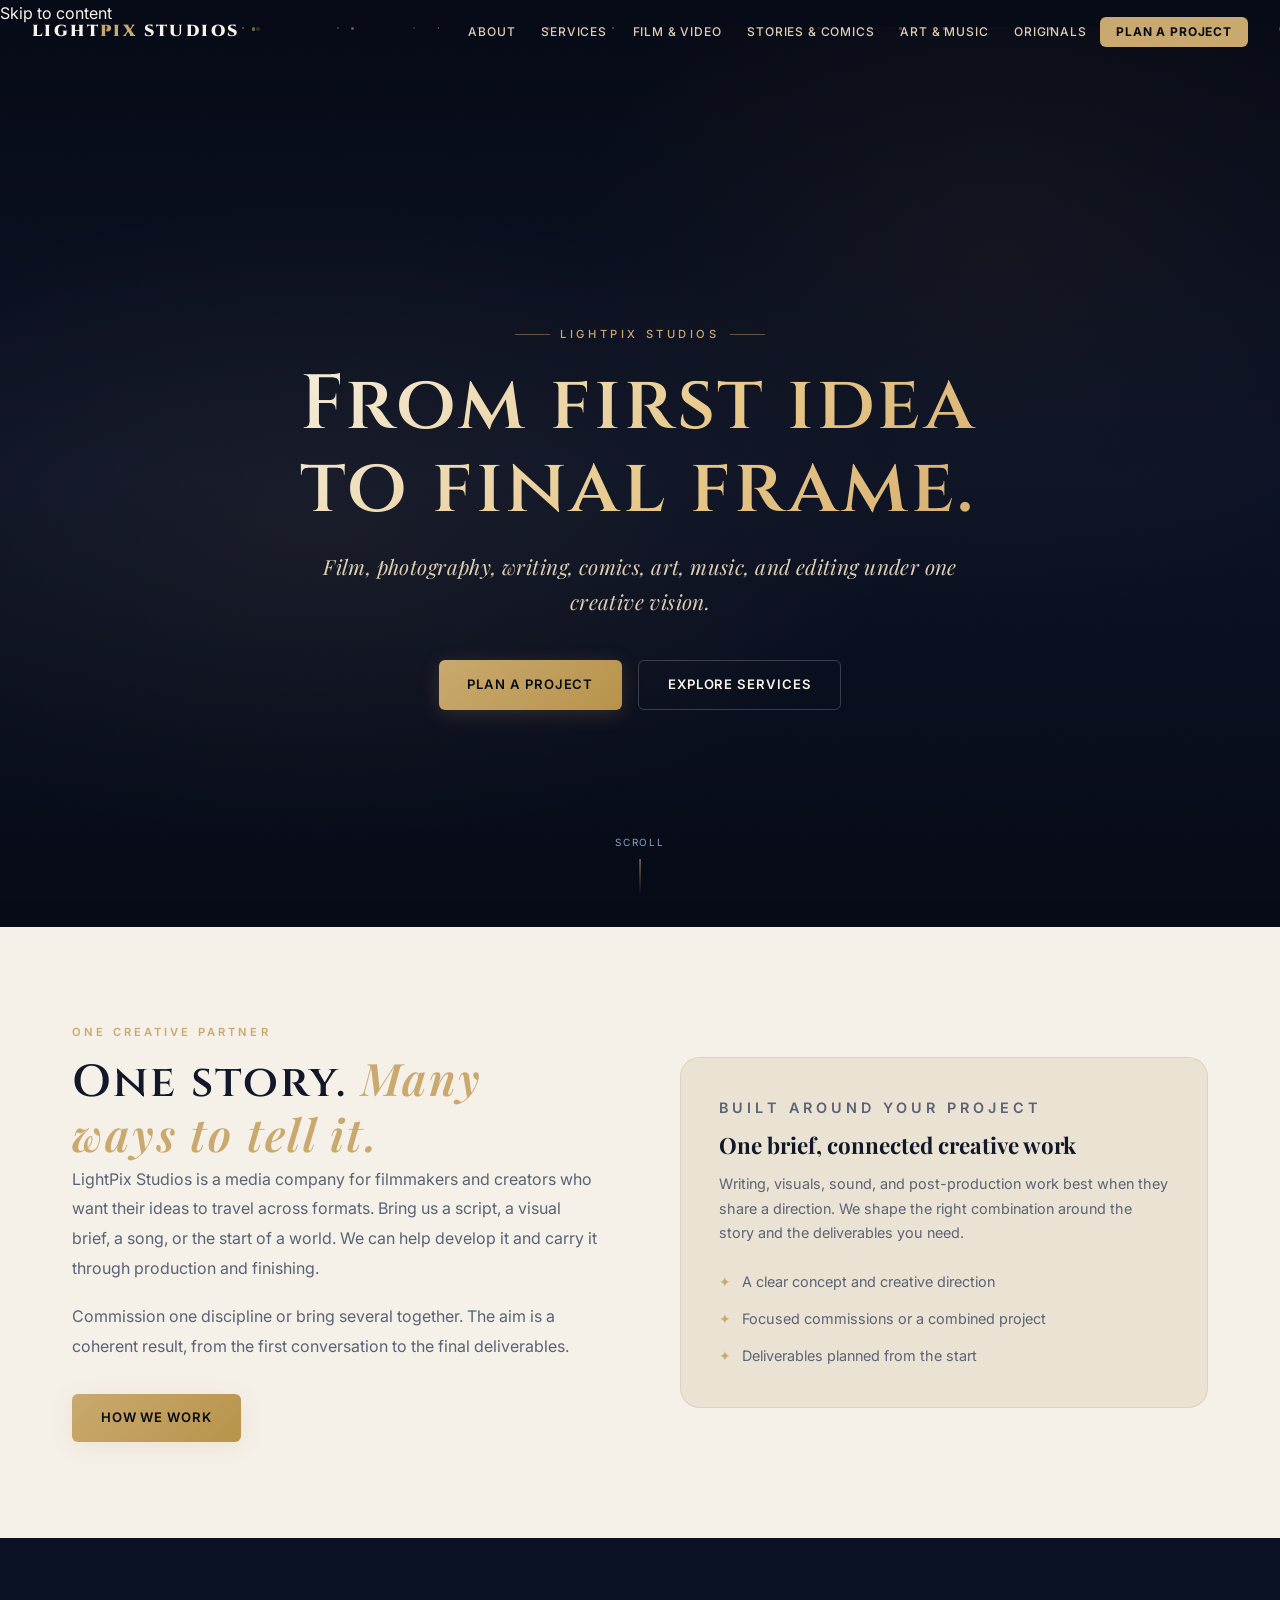
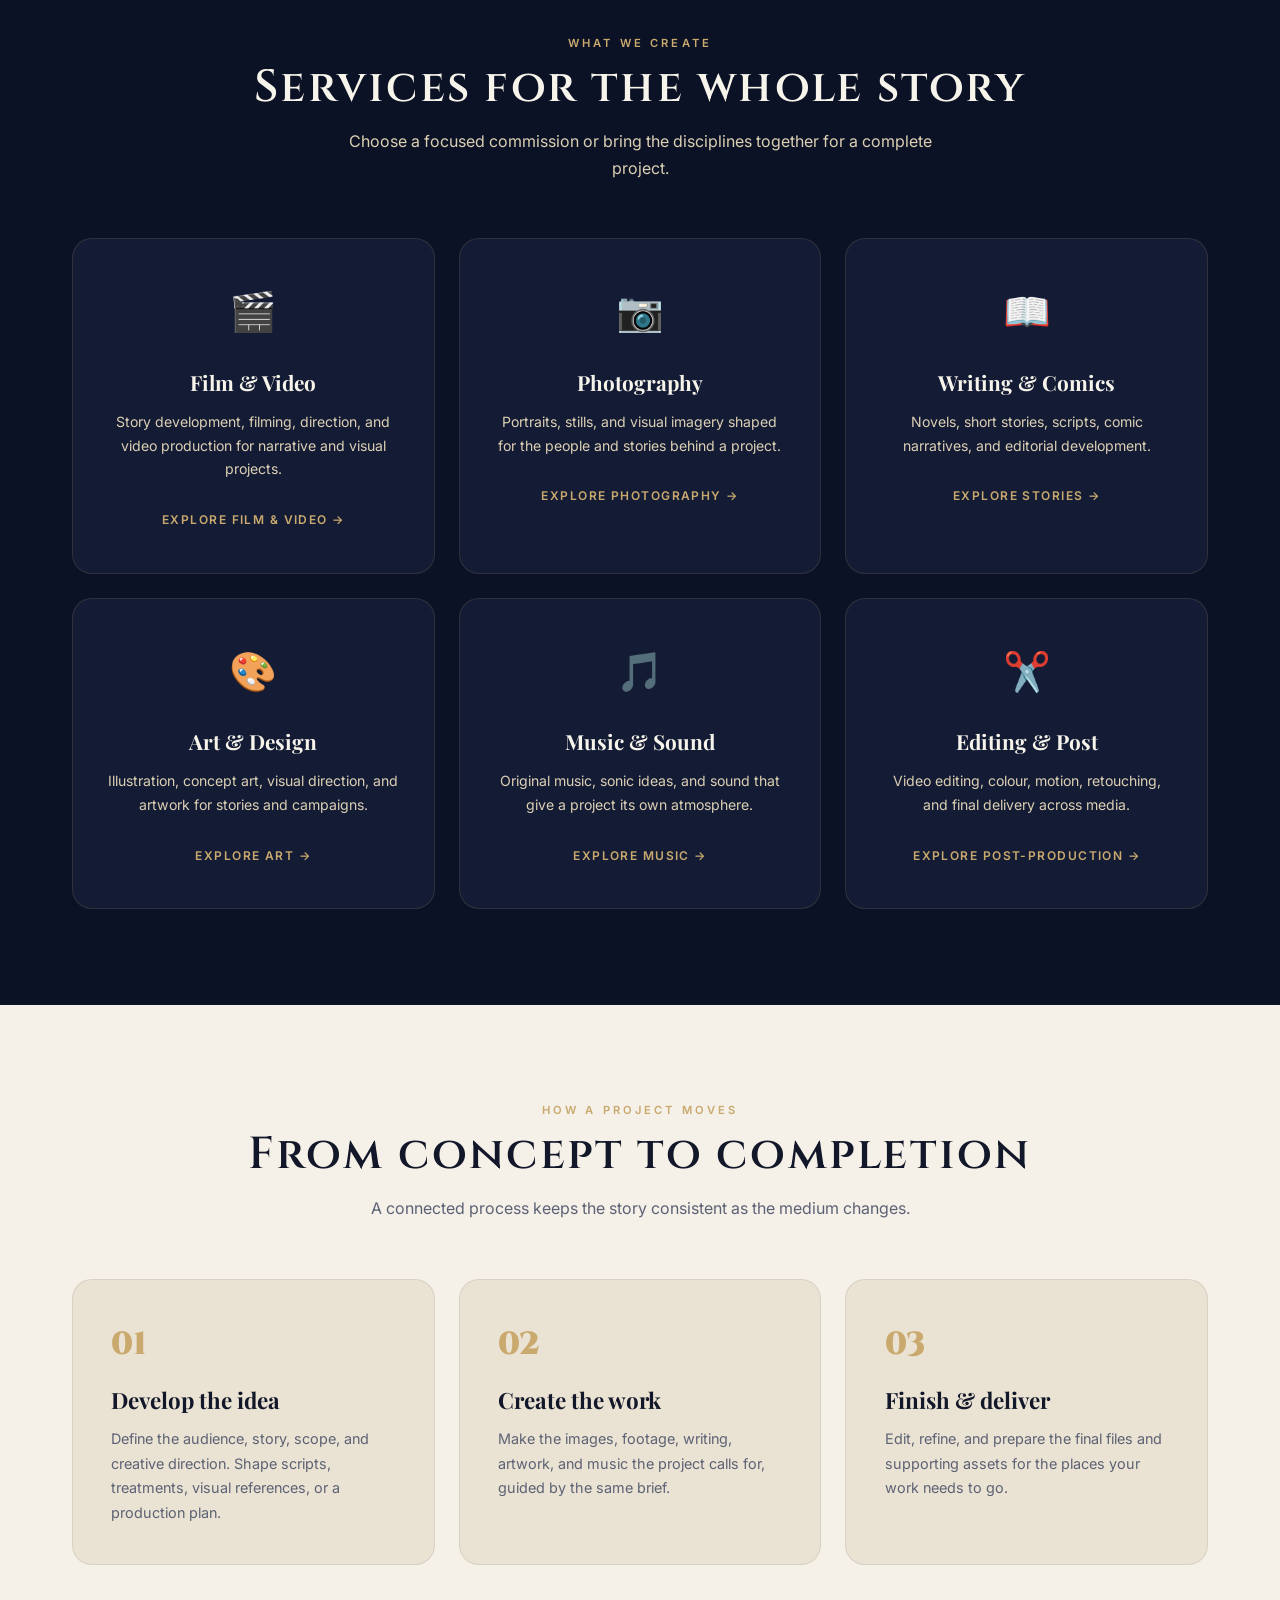
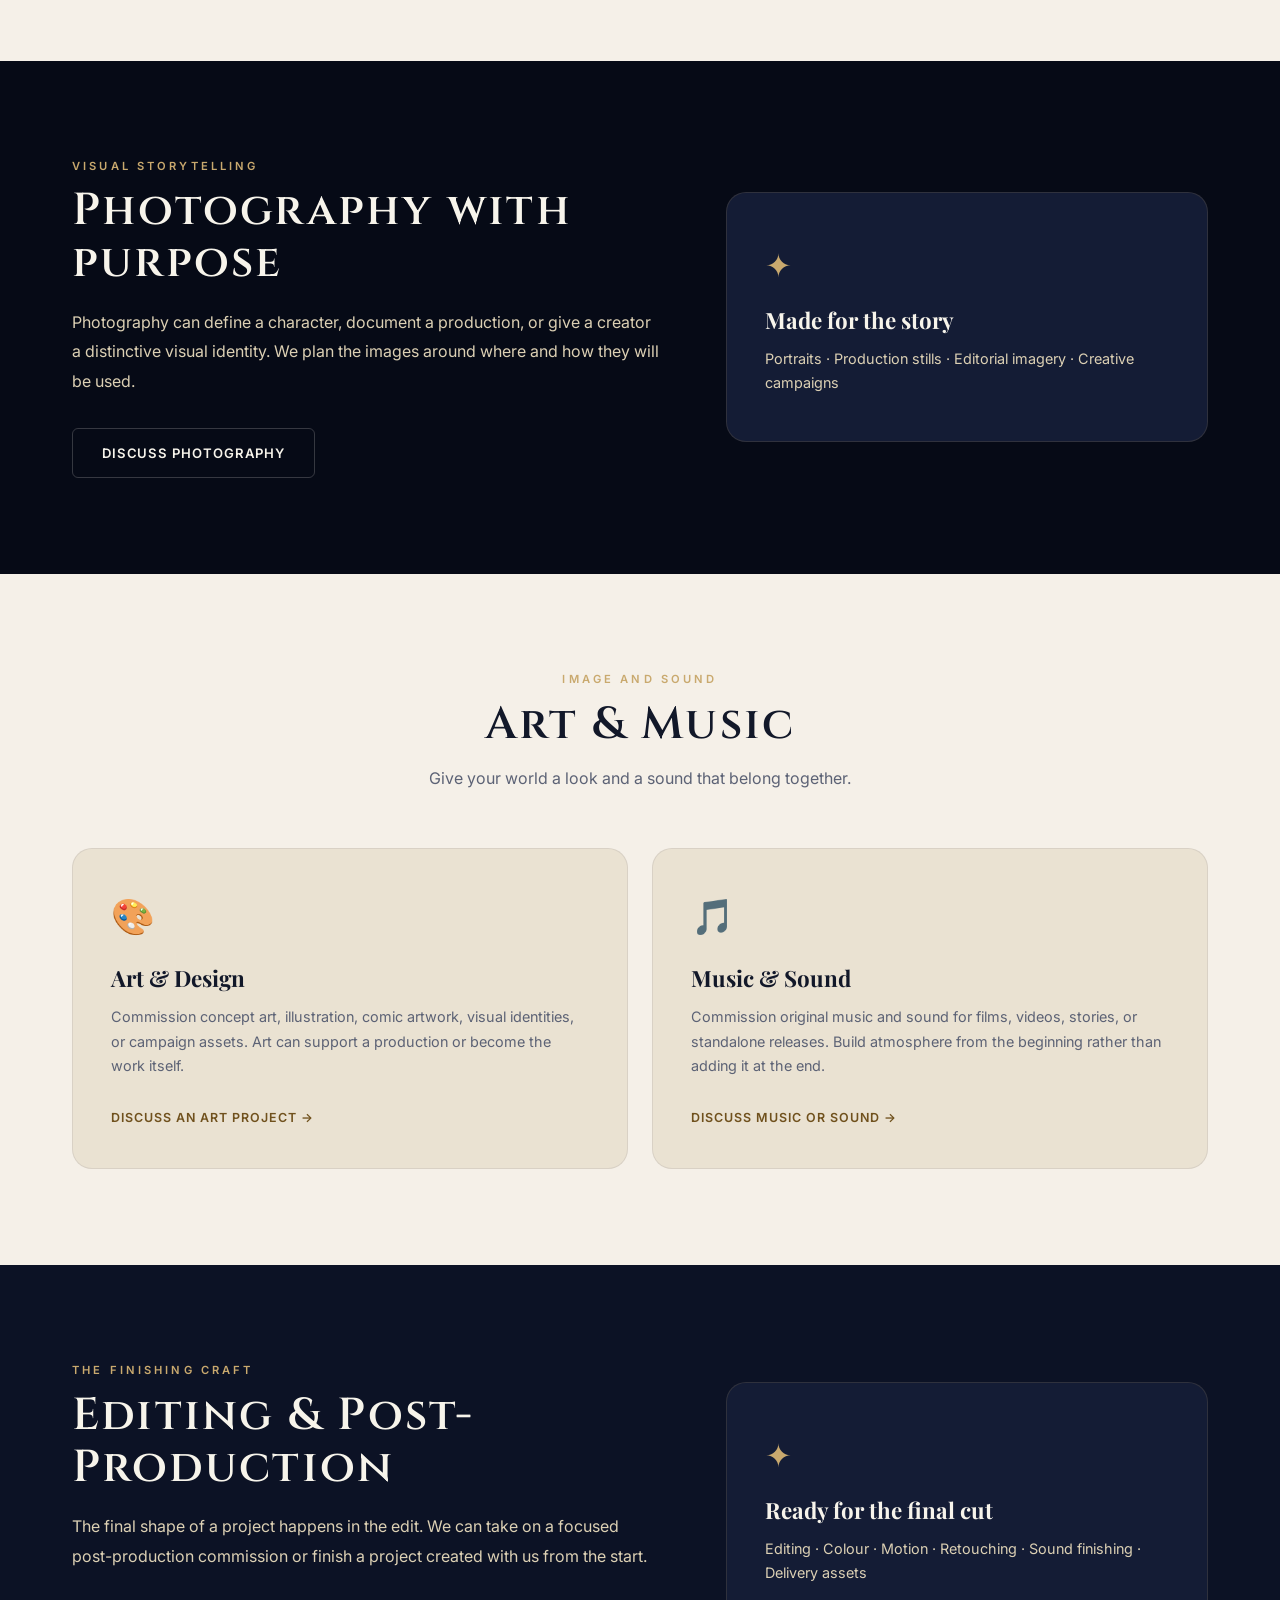
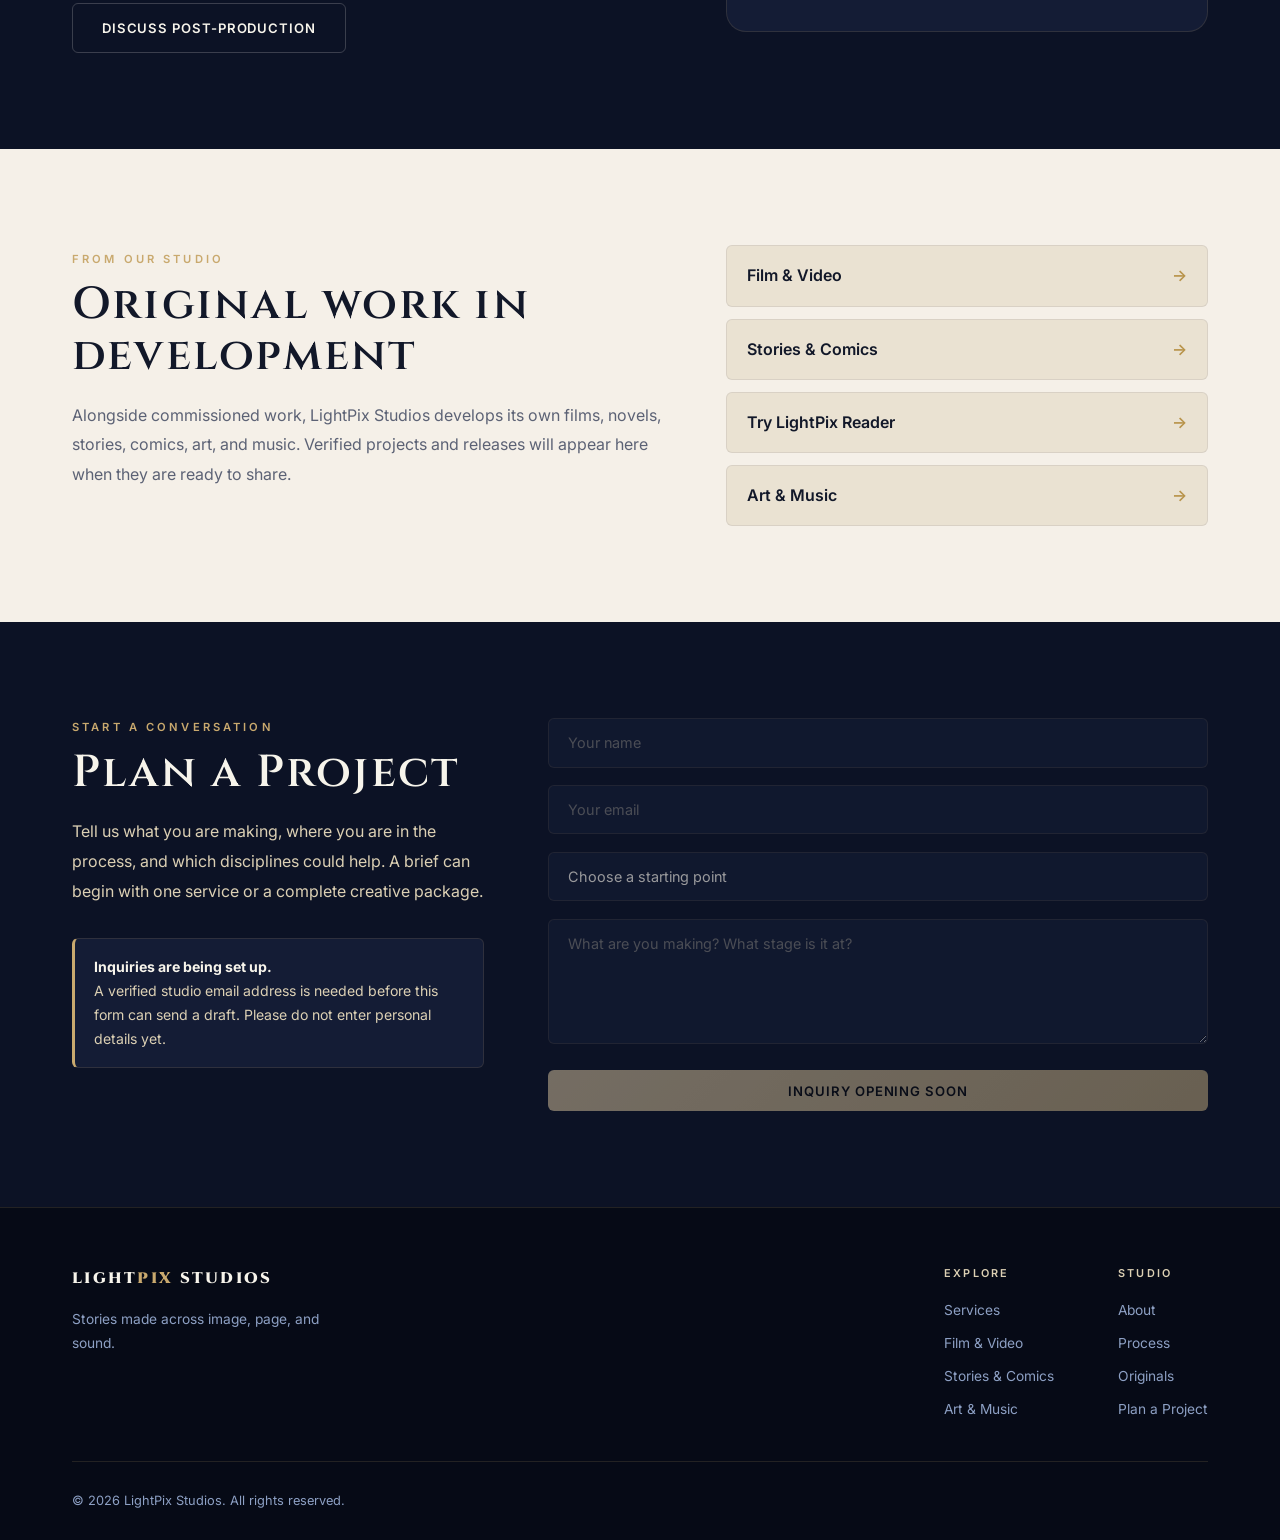
<file: index.html>
<!DOCTYPE html>
<html lang="en">
<head>
    <meta charset="UTF-8">
    <meta name="viewport" content="width=device-width, initial-scale=1.0">
    <meta name="description" content="LightPix Studios creates films, video, photography, writing, comics, art, music, and post-production for filmmakers and creators.">
    <title>LightPix Studios | From First Idea to Final Frame</title>
    <link rel="preconnect" href="https://fonts.googleapis.com">
    <link rel="preconnect" href="https://fonts.gstatic.com" crossorigin>
    <link href="https://fonts.googleapis.com/css2?family=Cinzel:wght@400;600;900&family=Inter:wght@300;400;500;600&family=Playfair+Display:ital,wght@0,700;1,400&display=swap" rel="stylesheet">
    <link rel="stylesheet" href="style.css">
</head>
<body>
    <div class="noise-overlay" aria-hidden="true"></div>
    <a class="skip-link" href="#main-content">Skip to content</a>
    <nav id="main-nav" aria-label="Main navigation">
        <div class="nav-container">
            <a href="index.html" class="logo" aria-label="LightPix Studios home">LIGHT<span>PIX</span>&nbsp;STUDIOS</a>
            <button class="hamburger" id="hamburger" aria-label="Open menu" aria-controls="nav-links" aria-expanded="false"><span></span><span></span><span></span></button>
            <ul class="nav-links" id="nav-links">
                <li><a href="#about" class="nav-link">About</a></li>
                <li><a href="#services" class="nav-link">Services</a></li>
                <li><a href="films.html" class="nav-link">Film &amp; Video</a></li>
                <li><a href="books.html" class="nav-link">Stories &amp; Comics</a></li>
                <li><a href="#art-music" class="nav-link">Art &amp; Music</a></li>
                <li><a href="#originals" class="nav-link">Originals</a></li>
                <li><a href="#contact" class="nav-link nav-cta">Plan a Project</a></li>
            </ul>
        </div>
    </nav>
    <main id="main-content">
        <section id="hero">
            <div class="hero-bg" aria-hidden="true"><div class="hero-gradient"></div><div class="hero-particles" id="hero-particles"></div></div>
            <div class="hero-content">
                <p class="hero-eyebrow">LightPix Studios</p>
                <h1 class="hero-title gradient-text">From first idea to final frame.</h1>
                <p class="hero-tagline">Film, photography, writing, comics, art, music, and editing under one creative vision.</p>
                <div class="hero-ctas"><a href="#contact" class="btn btn-primary">Plan a Project</a><a href="#services" class="btn btn-ghost">Explore Services</a></div>
            </div>
            <div class="hero-scroll-hint" aria-hidden="true"><span>Scroll</span><div class="scroll-line"></div></div>
        </section>

        <section id="about" class="section-light">
            <div class="container about-grid">
                <div class="about-text reveal">
                    <p class="section-eyebrow">One creative partner</p>
                    <h2 class="section-title">One story. <em>Many ways to tell it.</em></h2>
                    <p class="about-desc">LightPix Studios is a media company for filmmakers and creators who want their ideas to travel across formats. Bring us a script, a visual brief, a song, or the start of a world. We can help develop it and carry it through production and finishing.</p>
                    <p class="about-desc">Commission one discipline or bring several together. The aim is a coherent result, from the first conversation to the final deliverables.</p>
                    <a href="#process" class="btn btn-primary">How We Work</a>
                </div>
                <div class="approach-panel reveal">
                    <p class="section-eyebrow">Built around your project</p>
                    <h3>One brief, connected creative work</h3>
                    <p>Writing, visuals, sound, and post-production work best when they share a direction. We shape the right combination around the story and the deliverables you need.</p>
                    <ul class="check-list"><li>A clear concept and creative direction</li><li>Focused commissions or a combined project</li><li>Deliverables planned from the start</li></ul>
                </div>
            </div>
        </section>

        <section id="services">
            <div class="container">
                <div class="section-header"><p class="section-eyebrow">What we create</p><h2 class="section-title">Services for the whole story</h2><p class="section-sub">Choose a focused commission or bring the disciplines together for a complete project.</p></div>
                <div class="services-grid">
                    <a class="service-card reveal" href="films.html"><div class="service-icon" aria-hidden="true">🎬</div><h3>Film &amp; Video</h3><p>Story development, filming, direction, and video production for narrative and visual projects.</p><span class="service-link">Explore Film &amp; Video →</span></a>
                    <a class="service-card reveal" href="#photography"><div class="service-icon" aria-hidden="true">📷</div><h3>Photography</h3><p>Portraits, stills, and visual imagery shaped for the people and stories behind a project.</p><span class="service-link">Explore Photography →</span></a>
                    <a class="service-card reveal" href="books.html"><div class="service-icon" aria-hidden="true">📖</div><h3>Writing &amp; Comics</h3><p>Novels, short stories, scripts, comic narratives, and editorial development.</p><span class="service-link">Explore Stories →</span></a>
                    <a class="service-card reveal" href="#art-music"><div class="service-icon" aria-hidden="true">🎨</div><h3>Art &amp; Design</h3><p>Illustration, concept art, visual direction, and artwork for stories and campaigns.</p><span class="service-link">Explore Art →</span></a>
                    <a class="service-card reveal" href="#art-music"><div class="service-icon" aria-hidden="true">🎵</div><h3>Music &amp; Sound</h3><p>Original music, sonic ideas, and sound that give a project its own atmosphere.</p><span class="service-link">Explore Music →</span></a>
                    <a class="service-card reveal" href="#editing"><div class="service-icon" aria-hidden="true">✂️</div><h3>Editing &amp; Post</h3><p>Video editing, colour, motion, retouching, and final delivery across media.</p><span class="service-link">Explore Post-Production →</span></a>
                </div>
            </div>
        </section>

        <section id="process" class="section-light">
            <div class="container">
                <div class="section-header"><p class="section-eyebrow">How a project moves</p><h2 class="section-title">From concept to completion</h2><p class="section-sub">A connected process keeps the story consistent as the medium changes.</p></div>
                <div class="process-grid">
                    <article class="process-card reveal"><span class="process-count">01</span><h3>Develop the idea</h3><p>Define the audience, story, scope, and creative direction. Shape scripts, treatments, visual references, or a production plan.</p></article>
                    <article class="process-card reveal"><span class="process-count">02</span><h3>Create the work</h3><p>Make the images, footage, writing, artwork, and music the project calls for, guided by the same brief.</p></article>
                    <article class="process-card reveal"><span class="process-count">03</span><h3>Finish &amp; deliver</h3><p>Edit, refine, and prepare the final files and supporting assets for the places your work needs to go.</p></article>
                </div>
            </div>
        </section>

        <section id="photography"><div class="container split-feature">
            <div class="reveal"><p class="section-eyebrow">Visual storytelling</p><h2 class="section-title">Photography with purpose</h2><p class="feature-copy">Photography can define a character, document a production, or give a creator a distinctive visual identity. We plan the images around where and how they will be used.</p><a href="#contact" class="btn btn-ghost">Discuss Photography</a></div>
            <div class="feature-panel reveal"><span aria-hidden="true">✦</span><h3>Made for the story</h3><p>Portraits · Production stills · Editorial imagery · Creative campaigns</p></div>
        </div></section>

        <section id="art-music" class="section-light"><div class="container">
            <div class="section-header"><p class="section-eyebrow">Image and sound</p><h2 class="section-title">Art &amp; Music</h2><p class="section-sub">Give your world a look and a sound that belong together.</p></div>
            <div class="duo-grid">
                <article class="discipline-card reveal"><span class="discipline-icon" aria-hidden="true">🎨</span><h3>Art &amp; Design</h3><p>Commission concept art, illustration, comic artwork, visual identities, or campaign assets. Art can support a production or become the work itself.</p><a href="#contact" class="text-link">Discuss an art project →</a></article>
                <article class="discipline-card reveal"><span class="discipline-icon" aria-hidden="true">🎵</span><h3>Music &amp; Sound</h3><p>Commission original music and sound for films, videos, stories, or standalone releases. Build atmosphere from the beginning rather than adding it at the end.</p><a href="#contact" class="text-link">Discuss music or sound →</a></article>
            </div>
        </div></section>

        <section id="editing"><div class="container split-feature">
            <div class="reveal"><p class="section-eyebrow">The finishing craft</p><h2 class="section-title">Editing &amp; Post-Production</h2><p class="feature-copy">The final shape of a project happens in the edit. We can take on a focused post-production commission or finish a project created with us from the start.</p><a href="#contact" class="btn btn-ghost">Discuss Post-Production</a></div>
            <div class="feature-panel reveal"><span aria-hidden="true">✦</span><h3>Ready for the final cut</h3><p>Editing · Colour · Motion · Retouching · Sound finishing · Delivery assets</p></div>
        </div></section>

        <section id="originals" class="section-light"><div class="container original-grid">
            <div class="reveal"><p class="section-eyebrow">From our studio</p><h2 class="section-title">Original work in development</h2><p class="feature-copy">Alongside commissioned work, LightPix Studios develops its own films, novels, stories, comics, art, and music. Verified projects and releases will appear here when they are ready to share.</p></div>
            <div class="original-links reveal"><a href="films.html">Film &amp; Video <span aria-hidden="true">→</span></a><a href="books.html">Stories &amp; Comics <span aria-hidden="true">→</span></a><a href="books.html#reader-demo">Try LightPix Reader <span aria-hidden="true">→</span></a><a href="#art-music">Art &amp; Music <span aria-hidden="true">→</span></a></div>
        </div></section>

        <section id="contact"><div class="container contact-grid">
            <div class="reveal"><p class="section-eyebrow">Start a conversation</p><h2 class="section-title">Plan a Project</h2><p class="feature-copy">Tell us what you are making, where you are in the process, and which disciplines could help. A brief can begin with one service or a complete creative package.</p><div class="contact-note" role="status"><strong>Inquiries are being set up.</strong><br>A verified studio email address is needed before this form can send a draft. Please do not enter personal details yet.</div></div>
            <form class="contact-form" id="contact-form" aria-label="Project inquiry preview">
                <div class="form-group"><label for="cf-name">Your name</label><input type="text" id="cf-name" name="name" placeholder="Your name" autocomplete="name" required disabled></div>
                <div class="form-group"><label for="cf-email">Your email</label><input type="email" id="cf-email" name="email" placeholder="Your email" autocomplete="email" required disabled></div>
                <div class="form-group"><label for="cf-service">What do you need?</label><select id="cf-service" name="service" disabled><option value="">Choose a starting point</option><option value="complete-project">A complete project</option><option value="film-video">Film &amp; video</option><option value="photography">Photography</option><option value="writing-comics">Writing &amp; comics</option><option value="art-design">Art &amp; design</option><option value="music-sound">Music &amp; sound</option><option value="editing-post">Editing &amp; post-production</option></select></div>
                <div class="form-group"><label for="cf-message">Tell us about your project</label><textarea id="cf-message" name="message" placeholder="What are you making? What stage is it at?" rows="5" required disabled></textarea></div>
                <button type="submit" class="btn btn-primary btn-full" id="submit-btn" disabled>Inquiry opening soon</button>
            </form>
        </div></section>
    </main>
    <footer><div class="container">
        <div class="footer-top"><div class="footer-brand"><a href="index.html" class="logo">LIGHT<span>PIX</span>&nbsp;STUDIOS</a><p>Stories made across image, page, and sound.</p></div><div class="footer-links"><div class="footer-col"><h5>Explore</h5><a href="#services">Services</a><a href="films.html">Film &amp; Video</a><a href="books.html">Stories &amp; Comics</a><a href="#art-music">Art &amp; Music</a></div><div class="footer-col"><h5>Studio</h5><a href="#about">About</a><a href="#process">Process</a><a href="#originals">Originals</a><a href="#contact">Plan a Project</a></div></div></div>
        <div class="footer-bottom"><p>&copy; <span class="copyright-year">2026</span> LightPix Studios. All rights reserved.</p></div>
    </div></footer>
    <script src="script.js"></script>
</body>
</html>
</file>
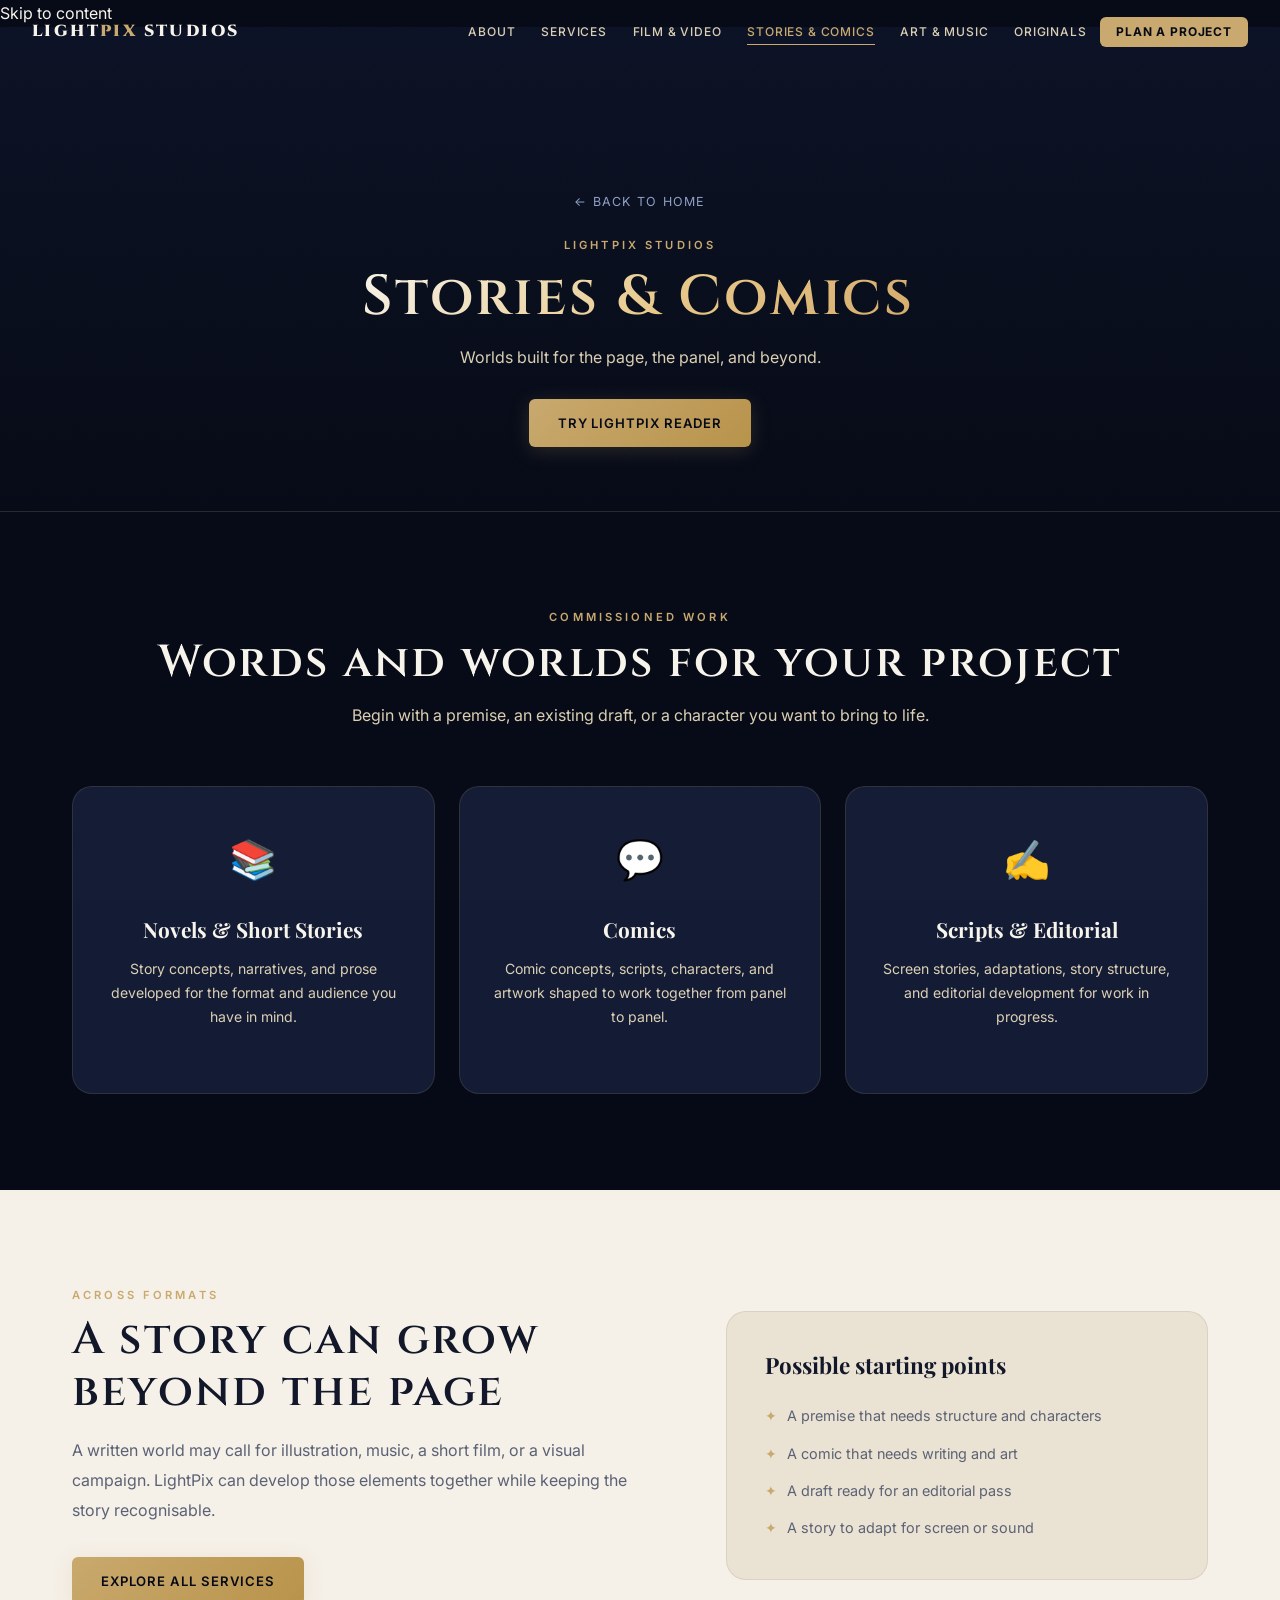
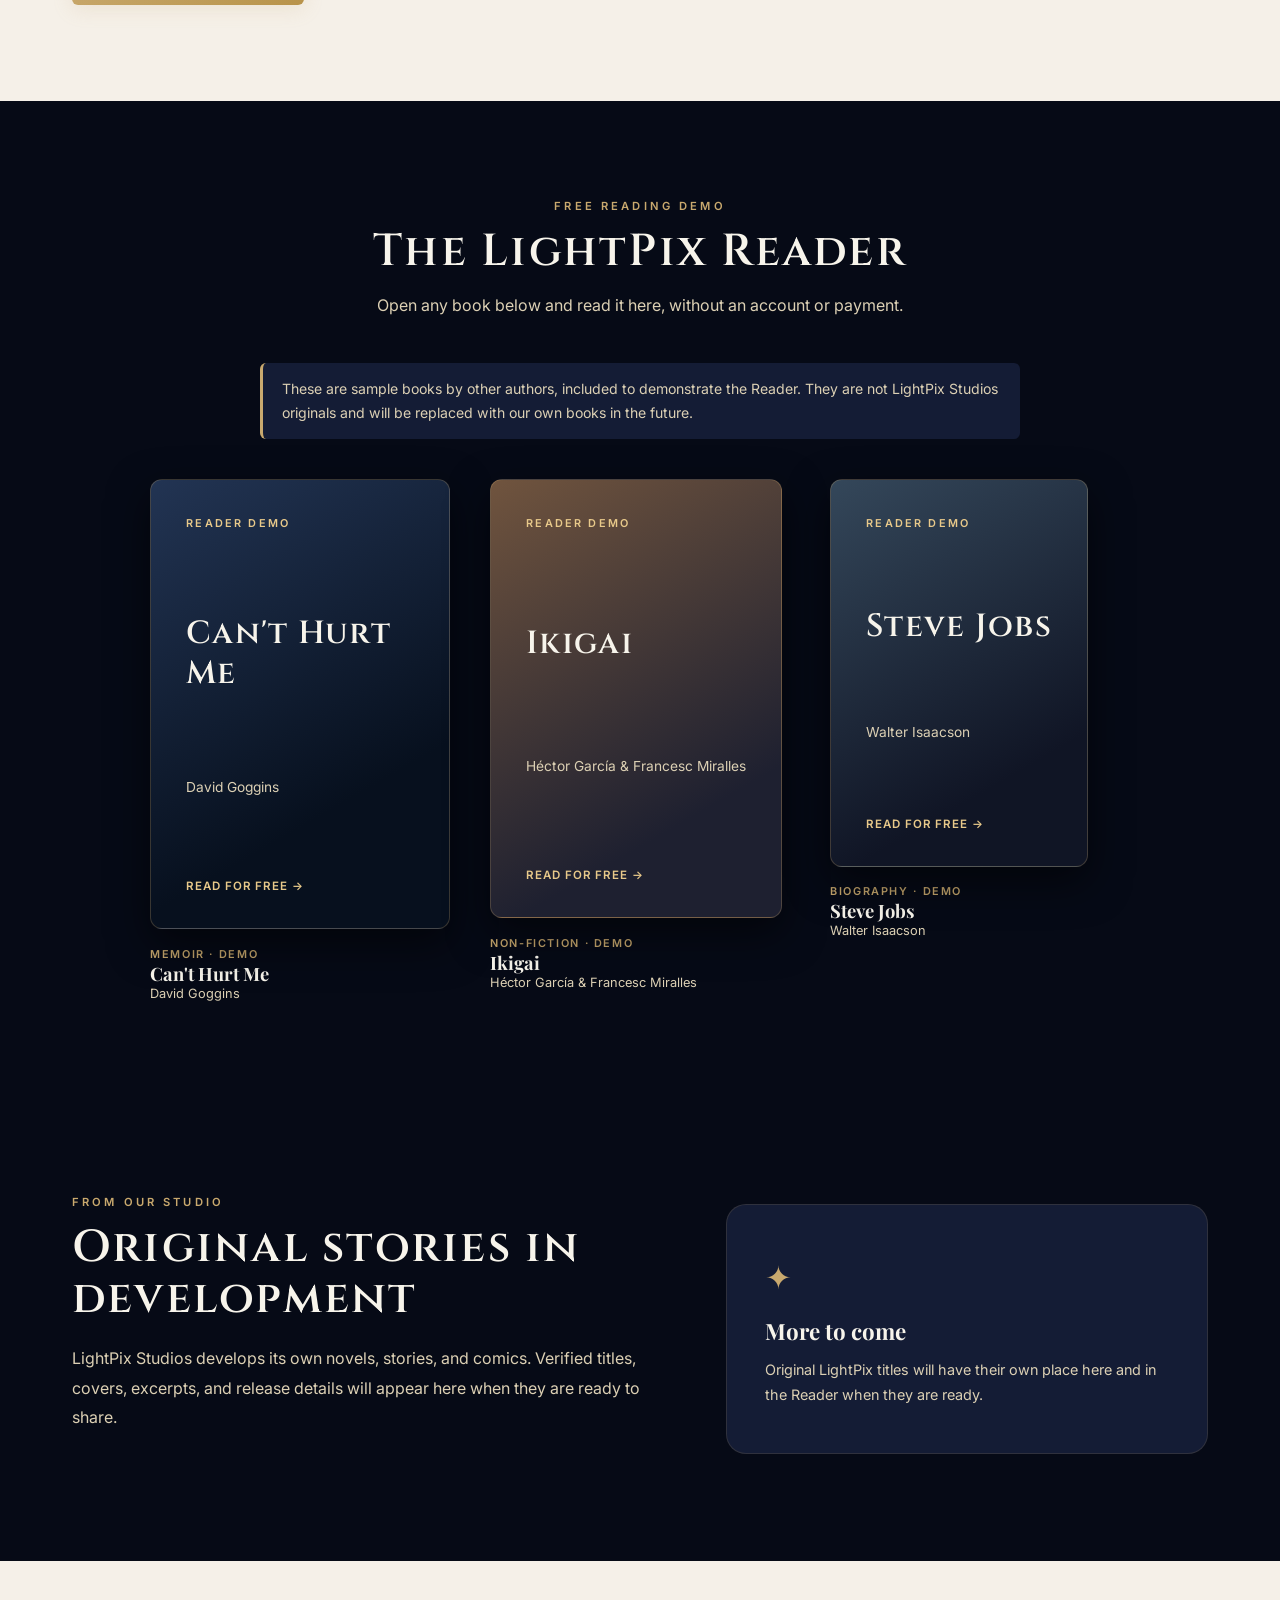
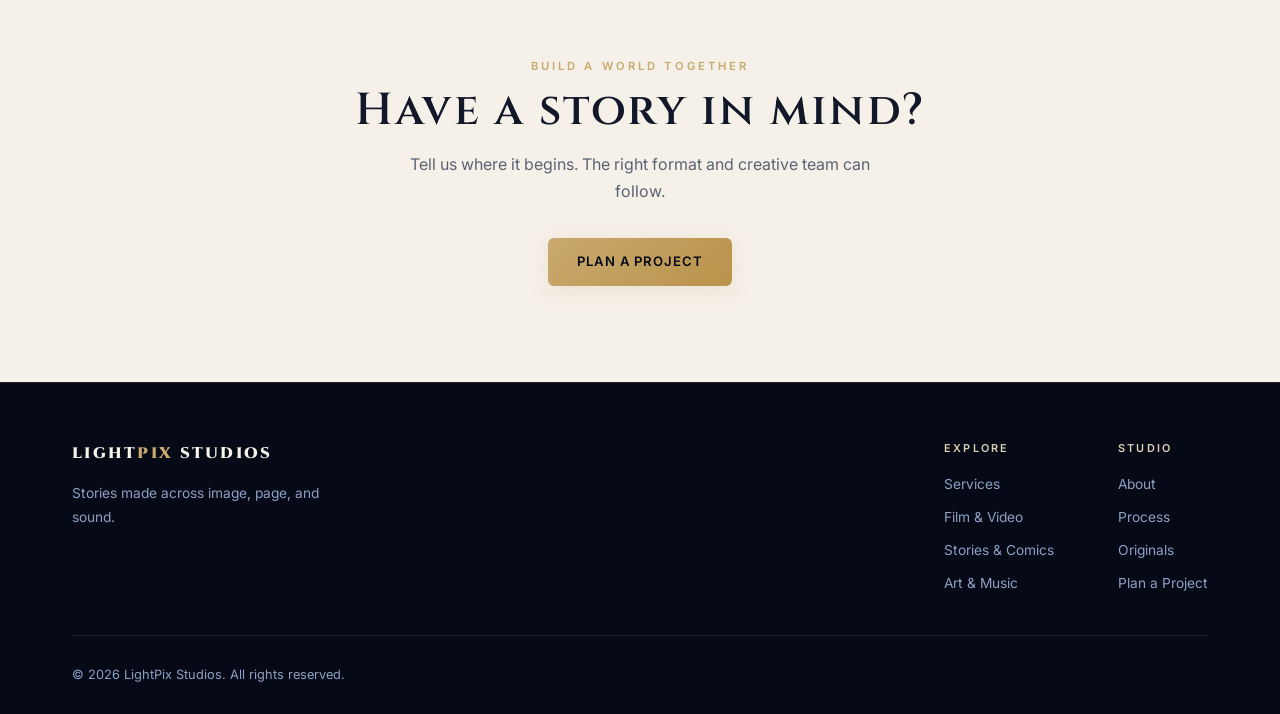
<file: books.html>
<!DOCTYPE html>
<html lang="en">
<head>
    <meta charset="UTF-8">
    <meta name="viewport" content="width=device-width, initial-scale=1.0">
    <meta name="description" content="Writing, novels, short stories, scripts, and comics from LightPix Studios, for original worlds and commissioned projects.">
    <title>Stories &amp; Comics | LightPix Studios</title>
    <link rel="preconnect" href="https://fonts.googleapis.com">
    <link rel="preconnect" href="https://fonts.gstatic.com" crossorigin>
    <link href="https://fonts.googleapis.com/css2?family=Cinzel:wght@400;600;900&family=Inter:wght@300;400;500;600&family=Playfair+Display:ital,wght@0,700;1,400&display=swap" rel="stylesheet">
    <link rel="stylesheet" href="style.css">
</head>
<body>
    <div class="noise-overlay" aria-hidden="true"></div>
    <a class="skip-link" href="#main-content">Skip to content</a>
    <nav id="main-nav" aria-label="Main navigation"><div class="nav-container">
        <a href="index.html" class="logo" aria-label="LightPix Studios home">LIGHT<span>PIX</span>&nbsp;STUDIOS</a>
        <button class="hamburger" id="hamburger" aria-label="Open menu" aria-controls="nav-links" aria-expanded="false"><span></span><span></span><span></span></button>
        <ul class="nav-links" id="nav-links">
            <li><a href="index.html#about" class="nav-link">About</a></li>
            <li><a href="index.html#services" class="nav-link">Services</a></li>
            <li><a href="films.html" class="nav-link">Film &amp; Video</a></li>
            <li><a href="books.html" class="nav-link active-link" aria-current="page">Stories &amp; Comics</a></li>
            <li><a href="index.html#art-music" class="nav-link">Art &amp; Music</a></li>
            <li><a href="index.html#originals" class="nav-link">Originals</a></li>
            <li><a href="index.html#contact" class="nav-link nav-cta">Plan a Project</a></li>
        </ul>
    </div></nav>
    <main id="main-content">
        <header class="page-header"><div class="container">
            <a href="index.html" class="back-link">← Back to Home</a>
            <p class="section-eyebrow">LightPix Studios</p>
            <h1 class="section-title gradient-text">Stories &amp; Comics</h1>
            <p class="section-sub">Worlds built for the page, the panel, and beyond.</p>
            <a href="#reader-demo" class="btn btn-primary page-header-cta">Try LightPix Reader</a>
        </div></header>
        <section id="stories"><div class="container">
            <div class="section-header"><p class="section-eyebrow">Commissioned work</p><h2 class="section-title">Words and worlds for your project</h2><p class="section-sub">Begin with a premise, an existing draft, or a character you want to bring to life.</p></div>
            <div class="services-grid">
                <article class="service-card reveal"><div class="service-icon" aria-hidden="true">📚</div><h3>Novels &amp; Short Stories</h3><p>Story concepts, narratives, and prose developed for the format and audience you have in mind.</p></article>
                <article class="service-card reveal"><div class="service-icon" aria-hidden="true">💬</div><h3>Comics</h3><p>Comic concepts, scripts, characters, and artwork shaped to work together from panel to panel.</p></article>
                <article class="service-card reveal"><div class="service-icon" aria-hidden="true">✍️</div><h3>Scripts &amp; Editorial</h3><p>Screen stories, adaptations, story structure, and editorial development for work in progress.</p></article>
            </div>
        </div></section>
        <section class="section-light"><div class="container split-feature">
            <div class="reveal"><p class="section-eyebrow">Across formats</p><h2 class="section-title">A story can grow beyond the page</h2><p class="feature-copy">A written world may call for illustration, music, a short film, or a visual campaign. LightPix can develop those elements together while keeping the story recognisable.</p><a href="index.html#services" class="btn btn-primary">Explore All Services</a></div>
            <div class="approach-panel reveal"><h3>Possible starting points</h3><ul class="check-list"><li>A premise that needs structure and characters</li><li>A comic that needs writing and art</li><li>A draft ready for an editorial pass</li><li>A story to adapt for screen or sound</li></ul></div>
        </div></section>
        <section id="reader-demo" class="reader-section"><div class="container">
            <div class="section-header">
                <p class="section-eyebrow">Free reading demo</p>
                <h2 class="section-title">The LightPix Reader</h2>
                <p class="section-sub">Open any book below and read it here, without an account or payment.</p>
            </div>
            <p class="demo-notice">These are sample books by other authors, included to demonstrate the Reader. They are not LightPix Studios originals and will be replaced with our own books in the future.</p>
            <div class="books-grid demo-books-grid">
                <button class="book-card reveal" type="button" data-pdf="Books/Cant Hurt Me- David Goggins.pdf" data-title="Can't Hurt Me" aria-label="Read Can't Hurt Me in LightPix Reader">
                    <span class="book-cover demo-cover demo-cover-one"><span class="demo-cover-kicker">Reader demo</span><strong>Can't Hurt Me</strong><span>David Goggins</span><span class="demo-cover-action">Read for free →</span></span>
                    <span class="book-info"><span class="book-genre">Memoir · Demo</span><strong>Can't Hurt Me</strong><span class="book-author">David Goggins</span></span>
                </button>
                <button class="book-card reveal" type="button" data-pdf="Books/IKIGAI - The Japanese secret to a long and happy life.pdf" data-title="Ikigai" aria-label="Read Ikigai in LightPix Reader">
                    <span class="book-cover demo-cover demo-cover-two"><span class="demo-cover-kicker">Reader demo</span><strong>Ikigai</strong><span>Héctor García &amp; Francesc Miralles</span><span class="demo-cover-action">Read for free →</span></span>
                    <span class="book-info"><span class="book-genre">Non-fiction · Demo</span><strong>Ikigai</strong><span class="book-author">Héctor García &amp; Francesc Miralles</span></span>
                </button>
                <button class="book-card reveal" type="button" data-pdf="Books/Steve Jobs- Walter Isaacson.pdf" data-title="Steve Jobs" aria-label="Read Steve Jobs in LightPix Reader">
                    <span class="book-cover demo-cover demo-cover-three"><span class="demo-cover-kicker">Reader demo</span><strong>Steve Jobs</strong><span>Walter Isaacson</span><span class="demo-cover-action">Read for free →</span></span>
                    <span class="book-info"><span class="book-genre">Biography · Demo</span><strong>Steve Jobs</strong><span class="book-author">Walter Isaacson</span></span>
                </button>
            </div>
        </div></section>
        <section id="original-stories"><div class="container original-grid">
            <div class="reveal"><p class="section-eyebrow">From our studio</p><h2 class="section-title">Original stories in development</h2><p class="feature-copy">LightPix Studios develops its own novels, stories, and comics. Verified titles, covers, excerpts, and release details will appear here when they are ready to share.</p></div>
            <div class="feature-panel reveal"><span aria-hidden="true">✦</span><h3>More to come</h3><p>Original LightPix titles will have their own place here and in the Reader when they are ready.</p></div>
        </div></section>
        <section class="section-light"><div class="container center-cta"><p class="section-eyebrow">Build a world together</p><h2 class="section-title">Have a story in mind?</h2><p class="section-sub">Tell us where it begins. The right format and creative team can follow.</p><a href="index.html#contact" class="btn btn-primary">Plan a Project</a></div></section>
    </main>
    <footer><div class="container">
        <div class="footer-top"><div class="footer-brand"><a href="index.html" class="logo">LIGHT<span>PIX</span>&nbsp;STUDIOS</a><p>Stories made across image, page, and sound.</p></div><div class="footer-links"><div class="footer-col"><h5>Explore</h5><a href="index.html#services">Services</a><a href="films.html">Film &amp; Video</a><a href="books.html">Stories &amp; Comics</a><a href="index.html#art-music">Art &amp; Music</a></div><div class="footer-col"><h5>Studio</h5><a href="index.html#about">About</a><a href="index.html#process">Process</a><a href="index.html#originals">Originals</a><a href="index.html#contact">Plan a Project</a></div></div></div>
        <div class="footer-bottom"><p>&copy; <span class="copyright-year">2026</span> LightPix Studios. All rights reserved.</p></div>
    </div></footer>
    <div id="pdf-reader" class="pdf-viewer" role="dialog" aria-modal="true" aria-labelledby="reader-title" aria-describedby="reader-help">
        <div class="reader-nav">
            <div class="reader-heading"><span class="reader-brand">LIGHT<span>PIX</span> READER</span><strong id="reader-title">Book title</strong></div>
            <div class="reader-actions"><a id="reader-open" class="btn btn-ghost btn-sm" target="_blank" rel="noopener">Open PDF in new tab</a><button id="reader-close" type="button" class="btn btn-ghost btn-sm" aria-label="Close LightPix Reader">✕ Close Reader</button></div>
        </div>
        <p id="reader-help" class="reader-help">Use the PDF controls to turn pages or zoom. If the preview does not load, open the PDF in a new tab.</p>
        <iframe id="pdf-frame" title="Book in LightPix Reader" src="about:blank"></iframe>
    </div>
    <script src="script.js"></script>
</body>
</html>
</file>
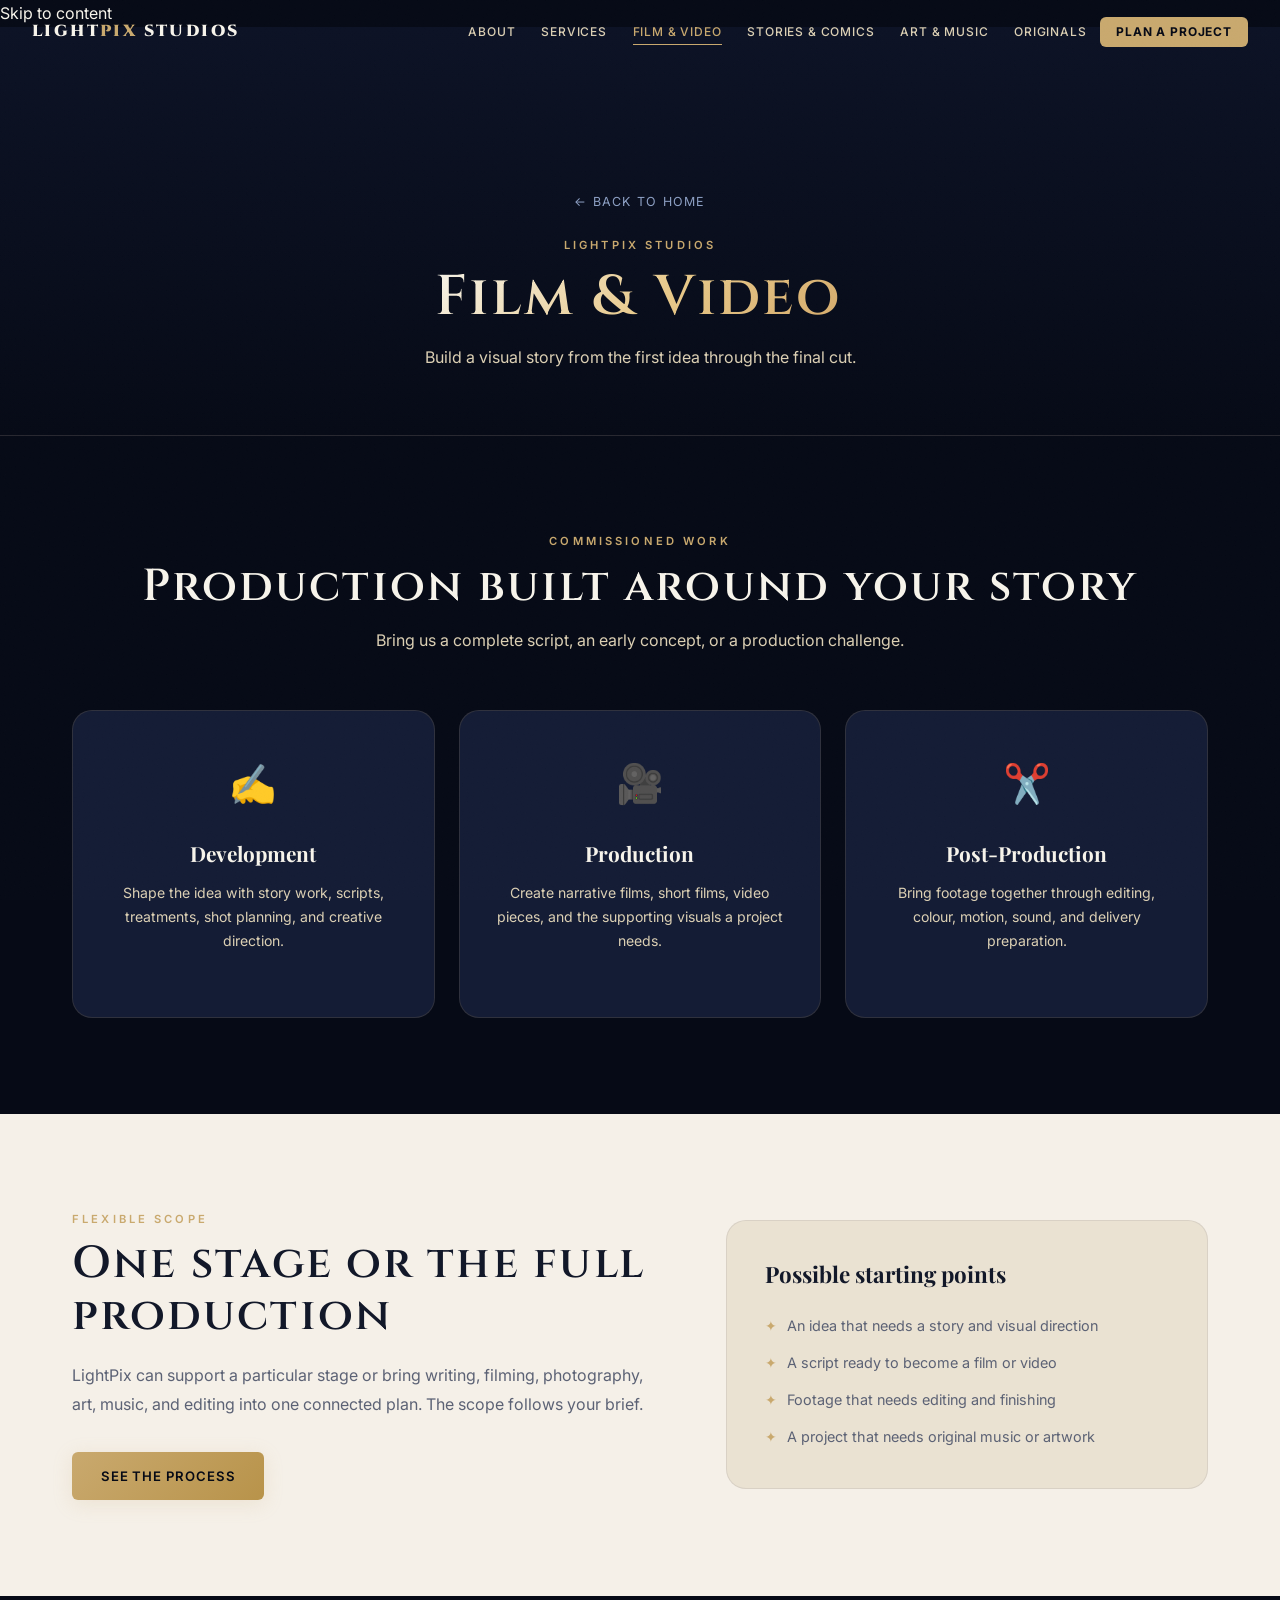
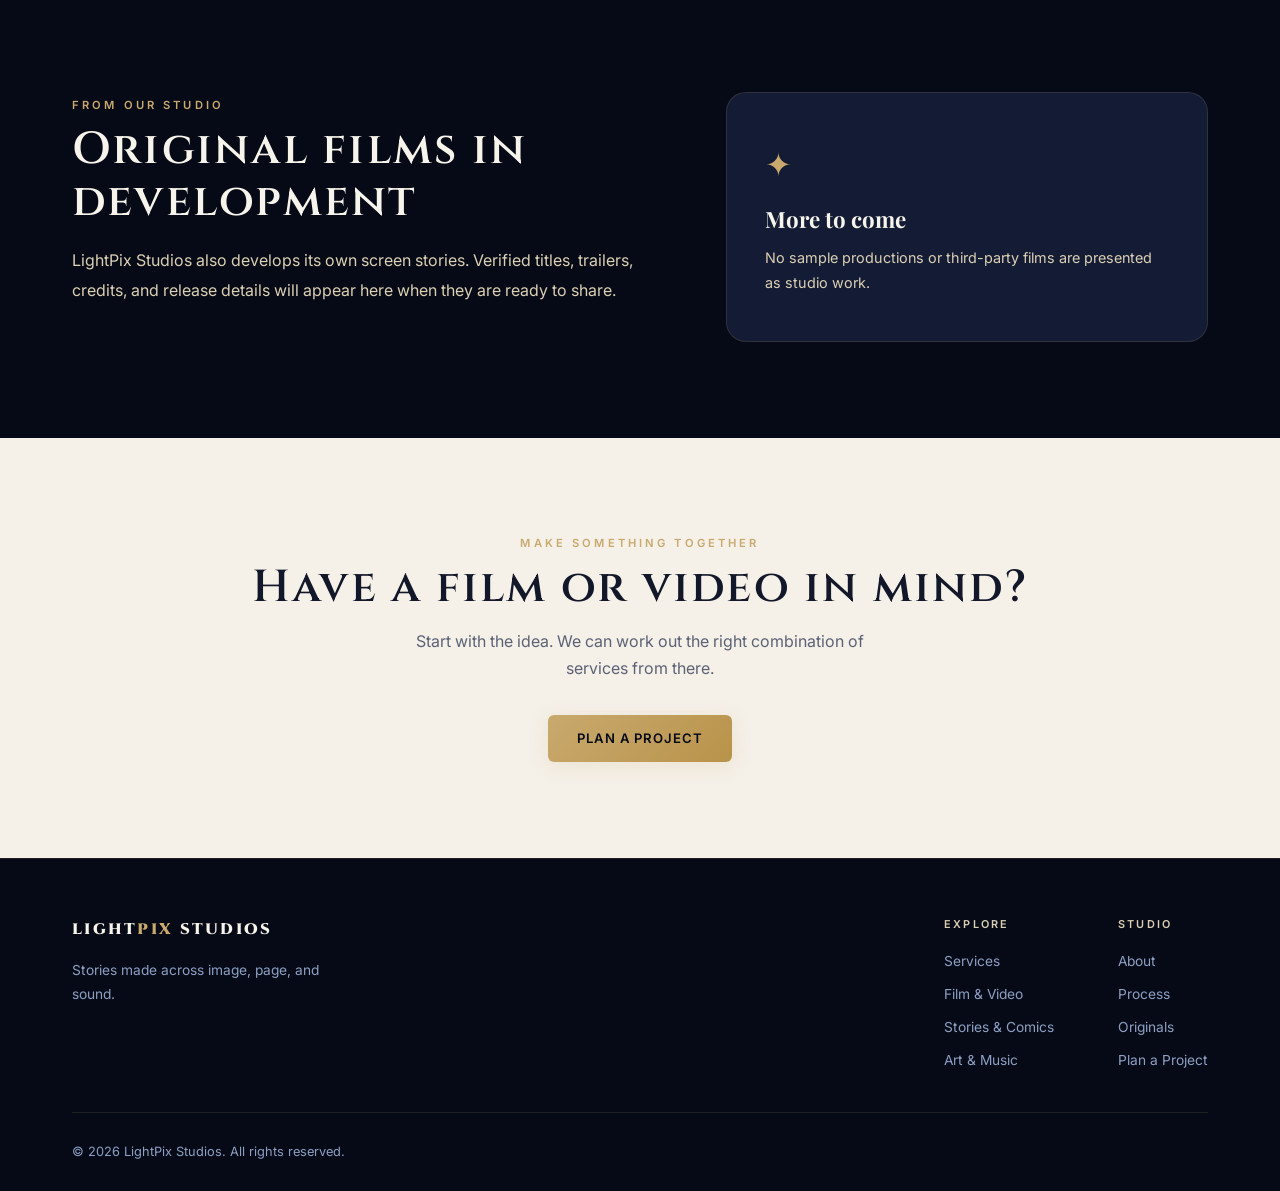
<file: films.html>
<!DOCTYPE html>
<html lang="en">
<head>
    <meta charset="UTF-8">
    <meta name="viewport" content="width=device-width, initial-scale=1.0">
    <meta name="description" content="Film and video services from LightPix Studios, from story development and production through editing and delivery.">
    <title>Film &amp; Video | LightPix Studios</title>
    <link rel="preconnect" href="https://fonts.googleapis.com">
    <link rel="preconnect" href="https://fonts.gstatic.com" crossorigin>
    <link href="https://fonts.googleapis.com/css2?family=Cinzel:wght@400;600;900&family=Inter:wght@300;400;500;600&family=Playfair+Display:ital,wght@0,700;1,400&display=swap" rel="stylesheet">
    <link rel="stylesheet" href="style.css">
</head>
<body>
    <div class="noise-overlay" aria-hidden="true"></div>
    <a class="skip-link" href="#main-content">Skip to content</a>
    <nav id="main-nav" aria-label="Main navigation"><div class="nav-container">
        <a href="index.html" class="logo" aria-label="LightPix Studios home">LIGHT<span>PIX</span>&nbsp;STUDIOS</a>
        <button class="hamburger" id="hamburger" aria-label="Open menu" aria-controls="nav-links" aria-expanded="false"><span></span><span></span><span></span></button>
        <ul class="nav-links" id="nav-links">
            <li><a href="index.html#about" class="nav-link">About</a></li>
            <li><a href="index.html#services" class="nav-link">Services</a></li>
            <li><a href="films.html" class="nav-link active-link" aria-current="page">Film &amp; Video</a></li>
            <li><a href="books.html" class="nav-link">Stories &amp; Comics</a></li>
            <li><a href="index.html#art-music" class="nav-link">Art &amp; Music</a></li>
            <li><a href="index.html#originals" class="nav-link">Originals</a></li>
            <li><a href="index.html#contact" class="nav-link nav-cta">Plan a Project</a></li>
        </ul>
    </div></nav>
    <main id="main-content">
        <header class="page-header"><div class="container">
            <a href="index.html" class="back-link">← Back to Home</a>
            <p class="section-eyebrow">LightPix Studios</p>
            <h1 class="section-title gradient-text">Film &amp; Video</h1>
            <p class="section-sub">Build a visual story from the first idea through the final cut.</p>
        </div></header>
        <section id="films"><div class="container">
            <div class="section-header"><p class="section-eyebrow">Commissioned work</p><h2 class="section-title">Production built around your story</h2><p class="section-sub">Bring us a complete script, an early concept, or a production challenge.</p></div>
            <div class="services-grid">
                <article class="service-card reveal"><div class="service-icon" aria-hidden="true">✍️</div><h3>Development</h3><p>Shape the idea with story work, scripts, treatments, shot planning, and creative direction.</p></article>
                <article class="service-card reveal"><div class="service-icon" aria-hidden="true">🎥</div><h3>Production</h3><p>Create narrative films, short films, video pieces, and the supporting visuals a project needs.</p></article>
                <article class="service-card reveal"><div class="service-icon" aria-hidden="true">✂️</div><h3>Post-Production</h3><p>Bring footage together through editing, colour, motion, sound, and delivery preparation.</p></article>
            </div>
        </div></section>
        <section id="short-films" class="section-light"><div class="container split-feature">
            <div class="reveal"><p class="section-eyebrow">Flexible scope</p><h2 class="section-title">One stage or the full production</h2><p class="feature-copy">LightPix can support a particular stage or bring writing, filming, photography, art, music, and editing into one connected plan. The scope follows your brief.</p><a href="index.html#process" class="btn btn-primary">See the Process</a></div>
            <div class="approach-panel reveal"><h3>Possible starting points</h3><ul class="check-list"><li>An idea that needs a story and visual direction</li><li>A script ready to become a film or video</li><li>Footage that needs editing and finishing</li><li>A project that needs original music or artwork</li></ul></div>
        </div></section>
        <section id="original-films"><div class="container original-grid">
            <div class="reveal"><p class="section-eyebrow">From our studio</p><h2 class="section-title">Original films in development</h2><p class="feature-copy">LightPix Studios also develops its own screen stories. Verified titles, trailers, credits, and release details will appear here when they are ready to share.</p></div>
            <div class="feature-panel reveal"><span aria-hidden="true">✦</span><h3>More to come</h3><p>No sample productions or third-party films are presented as studio work.</p></div>
        </div></section>
        <section class="section-light"><div class="container center-cta"><p class="section-eyebrow">Make something together</p><h2 class="section-title">Have a film or video in mind?</h2><p class="section-sub">Start with the idea. We can work out the right combination of services from there.</p><a href="index.html#contact" class="btn btn-primary">Plan a Project</a></div></section>
    </main>
    <footer><div class="container">
        <div class="footer-top"><div class="footer-brand"><a href="index.html" class="logo">LIGHT<span>PIX</span>&nbsp;STUDIOS</a><p>Stories made across image, page, and sound.</p></div><div class="footer-links"><div class="footer-col"><h5>Explore</h5><a href="index.html#services">Services</a><a href="films.html">Film &amp; Video</a><a href="books.html">Stories &amp; Comics</a><a href="index.html#art-music">Art &amp; Music</a></div><div class="footer-col"><h5>Studio</h5><a href="index.html#about">About</a><a href="index.html#process">Process</a><a href="index.html#originals">Originals</a><a href="index.html#contact">Plan a Project</a></div></div></div>
        <div class="footer-bottom"><p>&copy; <span class="copyright-year">2026</span> LightPix Studios. All rights reserved.</p></div>
    </div></footer>
    <script src="script.js"></script>
</body>
</html>
</file>
<file: style.css>
/* =============================================
   LIGHTPIX STUDIOS — WARM BEIGE-BLACK THEME
   ============================================= */

/* DESIGN TOKENS */
:root {
    --bg-0: #060a16;          /* Luxurious Midnight Navy */
    --bg-1: #0c1225;          /* Rich Dark Navy */
    --bg-2: #141c35;          /* Medium Deep Blue */
    --bg-3: #1d2847;          /* Lighter Dark Navy */
    --surface: #26345d;       /* Premium Slate Blue */
    --border: rgba(201,169,110,0.15); /* Warm Gold Accent Border */
    --text-1: #f7f4eb;        /* Soft Cream Beige */
    --text-2: #dcd0b4;        /* Golden Beige Accent */
    --text-3: #8da0c4;        /* Slate Blue Muted */
    --gold: #c9a96e;          /* Fine Premium Gold */
    --gold-2: #e8c98a;        /* Soft Amber Gold */
    --gold-glow: rgba(201,169,110,0.18);
    --accent: #b8934a;
    --accent-2: #d4aa6a;
    --radius-sm: 6px;
    --radius-md: 12px;
    --radius-lg: 20px;
    --shadow-sm: 0 2px 12px rgba(0,0,0,0.45);
    --shadow-md: 0 8px 32px rgba(0,0,0,0.55);
    --shadow-lg: 0 20px 60px rgba(0,0,0,0.7);
    --transition: 0.35s cubic-bezier(0.4,0,0.2,1);
    --font-display: 'Cinzel', serif;
    --font-body: 'Inter', sans-serif;
    --font-serif: 'Playfair Display', serif;

    /* Light Theme Contrast Tokens */
    --bg-light: #f5f0e8;
    --bg-light-alt: #eae2d2;
    --text-dark: #121829;
    --text-dark-muted: #5c6275;
    --border-light: rgba(18,24,41,0.08);
}

/* RESET */
*, *::before, *::after { margin: 0; padding: 0; box-sizing: border-box; }
html { scroll-behavior: smooth; font-size: 16px; scroll-padding-top: 100px; }
body {
    background: var(--bg-0);
    color: var(--text-1);
    font-family: var(--font-body);
    font-weight: 400;
    line-height: 1.7;
    overflow-x: hidden;
    -webkit-font-smoothing: antialiased;
}
body.modal-open { overflow: hidden; }
img { display: block; max-width: 100%; }
a { text-decoration: none; color: inherit; }
button { font-family: var(--font-body); cursor: pointer; border: none; background: none; }
ul { list-style: none; }

/* NOISE OVERLAY */
.noise-overlay {
    position: fixed; inset: 0; z-index: 9999;
    pointer-events: none;
    background-image: url("data:image/svg+xml,%3Csvg viewBox='0 0 256 256' xmlns='http://www.w3.org/2000/svg'%3E%3Cfilter id='noise'%3E%3CfeTurbulence type='fractalNoise' baseFrequency='0.9' numOctaves='4' stitchTiles='stitch'/%3E%3C/filter%3E%3Crect width='100%25' height='100%25' filter='url(%23noise)' opacity='0.035'/%3E%3C/svg%3E");
    background-repeat: repeat;
    background-size: 128px 128px;
    opacity: 0.5;
}

/* CONTAINER */
.container { max-width: 1200px; margin: 0 auto; padding: 0 2rem; }

/* ===================== NAVIGATION ===================== */
#main-nav {
    position: fixed; top: 0; left: 0; right: 0; z-index: 1000;
    padding: 1.1rem 0;
    transition: var(--transition);
}
#main-nav.scrolled {
    background: rgba(6,10,22,0.92);
    backdrop-filter: blur(20px);
    -webkit-backdrop-filter: blur(20px);
    padding: 0.75rem 0;
    border-bottom: 1px solid var(--border);
    box-shadow: 0 4px 30px rgba(0,0,0,0.4);
}
.nav-container {
    max-width: 1280px; margin: 0 auto; padding: 0 2rem;
    display: flex; align-items: center; justify-content: space-between;
    gap: 1rem;
}

/* LOGO — single line */
.logo {
    font-family: var(--font-display);
    font-size: 1rem; font-weight: 900;
    letter-spacing: 0.15em; color: var(--text-1);
    white-space: nowrap; flex-shrink: 0;
    display: inline-flex; align-items: center; gap: 0;
}
.logo span { color: var(--gold); }

/* NAV LINKS */
.nav-links {
    display: flex; align-items: center; gap: 0.1rem;
    flex-wrap: nowrap;
}
.nav-link {
    font-size: 0.75rem; font-weight: 500;
    letter-spacing: 0.07em; text-transform: uppercase;
    color: var(--text-2); padding: 0.45rem 0.75rem;
    border-radius: var(--radius-sm);
    transition: color var(--transition), background var(--transition);
    white-space: nowrap;
    position: relative;
}
.nav-link::after {
    content: ''; position: absolute; bottom: 2px; left: 50%; right: 50%;
    height: 1px; background: var(--gold);
    transition: left var(--transition), right var(--transition);
}
.nav-link:hover { color: var(--gold); }
.nav-link:hover::after { left: 0.75rem; right: 0.75rem; }
.nav-link.nav-cta {
    background: var(--gold); color: var(--bg-0);
    font-weight: 700; border-radius: var(--radius-sm);
    padding: 0.45rem 1rem;
}
.nav-link.nav-cta::after { display: none; }
.nav-link.nav-cta:hover { background: var(--gold-2); color: var(--bg-0); }
.nav-link.active-link { color: var(--gold); }
.nav-link.active-link::after { left: 0.75rem; right: 0.75rem; }

.hamburger { display: none; flex-direction: column; gap: 5px; padding: 8px; flex-shrink: 0; position: relative; z-index: 1000; }
.hamburger span { display: block; width: 22px; height: 2px; background: var(--text-1); border-radius: 2px; transition: var(--transition); }
.hamburger.active span:nth-child(1) { transform: translateY(7px) rotate(45deg); }
.hamburger.active span:nth-child(2) { opacity: 0; }
.hamburger.active span:nth-child(3) { transform: translateY(-7px) rotate(-45deg); }

/* BUTTONS */
.btn {
    display: inline-flex; align-items: center; gap: 0.5rem;
    padding: 0.8rem 1.8rem; border-radius: var(--radius-sm);
    font-size: 0.82rem; font-weight: 600;
    letter-spacing: 0.07em; text-transform: uppercase;
    transition: all var(--transition); cursor: pointer;
}
.btn-primary {
    background: linear-gradient(135deg, var(--gold), var(--accent));
    color: var(--bg-0); border: none;
    box-shadow: 0 4px 20px var(--gold-glow);
}
.btn-primary:hover {
    transform: translateY(-2px);
    box-shadow: 0 8px 30px rgba(201,169,110,0.38);
    filter: brightness(1.08);
}
.btn-ghost {
    background: transparent; color: var(--text-1);
    border: 1px solid rgba(245,240,232,0.2);
}
.btn-ghost:hover { border-color: var(--gold); color: var(--gold); transform: translateY(-2px); }
.btn-sm { padding: 0.5rem 1.1rem; font-size: 0.75rem; }
.btn-full { width: 100%; justify-content: center; }

/* SECTION COMMON */
section { padding: 6rem 0; }
.section-header { text-align: center; margin-bottom: 3.5rem; }
.section-eyebrow {
    font-size: 0.7rem; font-weight: 600;
    letter-spacing: 0.28em; text-transform: uppercase;
    color: var(--gold); margin-bottom: 0.6rem;
}
.section-title {
    font-family: var(--font-display);
    font-size: clamp(1.8rem, 4vw, 2.8rem);
    font-weight: 600; color: var(--text-1);
    line-height: 1.15; letter-spacing: 0.05em;
}
.section-title em { font-style: italic; color: var(--gold); font-family: var(--font-serif); }
.section-sub {
    margin-top: 0.9rem; color: var(--text-2);
    font-size: 1rem; max-width: 480px;
    margin-left: auto; margin-right: auto;
}
.gradient-text {
    background: linear-gradient(135deg, var(--text-1) 0%, var(--gold-2) 55%, var(--accent-2) 100%);
    -webkit-background-clip: text;
    -webkit-text-fill-color: transparent;
    background-clip: text;
    padding-right: 0.05em;
    display: block;
    width: fit-content;
    margin-left: auto;
    margin-right: auto;
    text-align: center;
}
.gradient-text * {
    background: inherit;
    -webkit-background-clip: text;
    -webkit-text-fill-color: transparent;
    background-clip: text;
    display: inline-block;
    vertical-align: middle;
}

/* REVEAL ANIMATION */
.reveal {
    opacity: 0; transform: translateY(28px);
    transition: opacity 0.65s ease, transform 0.65s ease;
}
.reveal.visible { opacity: 1; transform: translateY(0); }

/* PAGE HEADER (for sub-pages) */
.page-header {
    padding: 10rem 0 4rem;
    background: linear-gradient(180deg, var(--bg-1) 0%, var(--bg-0) 100%);
    text-align: center;
    border-bottom: 1px solid var(--border);
}
.page-header .section-title { font-size: clamp(2rem, 5vw, 3.5rem); }
.back-link {
    display: inline-flex; align-items: center; gap: 0.5rem;
    font-size: 0.78rem; letter-spacing: 0.1em; text-transform: uppercase;
    color: var(--text-3); margin-bottom: 1.5rem;
    transition: color var(--transition);
}
.back-link:hover { color: var(--gold); }

/* ===================== HERO ===================== */
#hero {
    position: relative; min-height: 100vh;
    display: flex; align-items: center; justify-content: center;
    padding: 80px 0 0; overflow: hidden;
}
.hero-bg { position: absolute; inset: 0; z-index: 0; }
.hero-gradient {
    position: absolute; inset: 0;
    background:
        radial-gradient(ellipse 70% 55% at 25% 55%, rgba(201,169,110,0.07) 0%, transparent 65%),
        radial-gradient(ellipse 55% 70% at 78% 25%, rgba(184,147,74,0.05) 0%, transparent 60%),
        linear-gradient(180deg, #060a16 0%, #0c1225 50%, #060a16 100%);
}
.hero-particles { position: absolute; inset: 0; overflow: hidden; }
.particle {
    position: absolute; border-radius: 50%;
    background: var(--gold); opacity: 0;
    animation: floatParticle linear infinite;
}
@keyframes floatParticle {
    0%   { opacity: 0; transform: translateY(100vh) scale(0); }
    10%  { opacity: 0.5; }
    90%  { opacity: 0.25; }
    100% { opacity: 0; transform: translateY(-20vh) scale(1.5); }
}
.hero-content {
    position: relative; z-index: 2;
    text-align: center; max-width: 720px; padding: 2rem;
}
.hero-eyebrow {
    font-size: 0.7rem; font-weight: 500;
    letter-spacing: 0.32em; text-transform: uppercase;
    color: var(--gold); margin-bottom: 1.25rem;
    display: flex; align-items: center; justify-content: center; gap: 0.65rem;
}
.hero-eyebrow::before, .hero-eyebrow::after {
    content: ''; display: inline-block;
    width: 35px; height: 1px; background: var(--gold); opacity: 0.45;
}
.hero-title {
    font-family: var(--font-display);
    font-size: clamp(2.4rem, 7vw, 5.5rem);
    font-weight: 600; line-height: 1.08;
    letter-spacing: 0.04em; color: var(--text-1);
    margin-bottom: 1.2rem;
}
.hero-tagline {
    font-family: var(--font-serif);
    font-style: italic;
    font-size: clamp(1rem, 2.5vw, 1.3rem);
    color: var(--text-2); margin-bottom: 2.5rem;
    letter-spacing: 0.02em;
}
.hero-ctas { display: flex; gap: 1rem; justify-content: center; flex-wrap: wrap; }
.hero-scroll-hint {
    position: absolute; bottom: 2rem; left: 50%; transform: translateX(-50%);
    display: flex; flex-direction: column; align-items: center; gap: 0.5rem;
    font-size: 0.62rem; letter-spacing: 0.2em; text-transform: uppercase;
    color: var(--text-3); z-index: 2;
    animation: fadeInDown 1s ease 1.2s both;
}
.scroll-line {
    width: 1px; height: 36px;
    background: linear-gradient(to bottom, var(--gold), transparent);
    animation: scrollPulse 2s ease infinite;
}
@keyframes scrollPulse { 0%,100% { opacity: 0.35; } 50% { opacity: 1; } }
@keyframes fadeInDown {
    from { opacity: 0; transform: translate(-50%, -15px); }
    to   { opacity: 1; transform: translate(-50%, 0); }
}

/* ===================== ABOUT ===================== */
#about { background: var(--bg-1); }
.about-grid {
    display: grid; grid-template-columns: 1fr 1fr;
    gap: 5rem; align-items: center;
}
.about-text .section-title,
.about-text .section-eyebrow { text-align: left; }
.about-desc { color: var(--text-2); margin-bottom: 1.2rem; font-size: 1rem; line-height: 1.85; }
.about-desc:last-of-type { margin-bottom: 2rem; }
.about-stats { display: grid; grid-template-columns: 1fr 1fr; gap: 1.25rem; }
.stat-card {
    background: var(--bg-2); border: 1px solid var(--border);
    border-radius: var(--radius-md); padding: 1.75rem 1.25rem;
    text-align: center; transition: var(--transition); position: relative; overflow: hidden;
}
.stat-card::before {
    content: ''; position: absolute; inset: 0;
    background: linear-gradient(135deg, var(--gold-glow), transparent);
    opacity: 0; transition: var(--transition);
}
.stat-card:hover::before { opacity: 1; }
.stat-card:hover { border-color: rgba(201,169,110,0.28); transform: translateY(-4px); }
.stat-num {
    font-family: var(--font-display); font-size: 2.6rem; font-weight: 900;
    background: linear-gradient(135deg, var(--gold), var(--gold-2));
    -webkit-background-clip: text; -webkit-text-fill-color: transparent; background-clip: text;
}
.stat-plus { font-size: 1.4rem; color: var(--gold); font-weight: 700; }
.stat-card p { color: var(--text-3); font-size: 0.75rem; letter-spacing: 0.1em; text-transform: uppercase; margin-top: 0.4rem; }

/* ===================== PHOTOGRAPHY ===================== */
#photography { background: var(--bg-0); }
.photo-categories {
    display: flex; justify-content: center; gap: 0.5rem;
    margin-bottom: 2.5rem; flex-wrap: wrap;
}
.photo-filter {
    padding: 0.45rem 1.25rem; border-radius: 50px;
    font-size: 0.78rem; font-weight: 500; letter-spacing: 0.05em;
    color: var(--text-2); background: var(--bg-2);
    border: 1px solid var(--border); cursor: pointer;
    transition: all var(--transition);
}
.photo-filter:hover, .photo-filter.active {
    background: var(--gold); color: var(--bg-0);
    border-color: var(--gold); font-weight: 600;
}
.photo-masonry { columns: 3; column-gap: 1.1rem; }
.photo-item {
    break-inside: avoid; margin-bottom: 1.1rem;
    border-radius: var(--radius-md); overflow: hidden;
    cursor: pointer; position: relative;
    transition: transform var(--transition), box-shadow var(--transition);
}
.photo-item img { width: 100%; object-fit: cover; display: block; transition: transform 0.55s ease; }
.photo-item.tall img { height: 380px; object-fit: cover; }
.photo-caption {
    position: absolute; inset: 0;
    background: linear-gradient(to top, rgba(6,10,22,0.92) 0%, rgba(6,10,22,0.3) 50%, transparent 100%);
    display: flex; flex-direction: column; justify-content: flex-end;
    padding: 1.4rem; opacity: 0; transition: opacity var(--transition);
}
.photo-caption h4 { font-size: 0.95rem; font-weight: 600; color: #fff; }
.photo-caption p  { font-size: 0.75rem; color: var(--gold); letter-spacing: 0.08em; margin-top: 2px; }
.photo-item:hover { transform: scale(1.02); box-shadow: var(--shadow-lg); }
.photo-item:hover img { transform: scale(1.06); }
.photo-item:hover .photo-caption { opacity: 1; }
.photo-item:focus-visible .photo-caption { opacity: 1; }

/* ===================== SERVICES GRID (index teaser) ===================== */
#services { background: var(--bg-1); }
.services-grid { display: grid; grid-template-columns: repeat(3, 1fr); gap: 1.5rem; }
.service-card {
    background: var(--bg-2); border: 1px solid var(--border);
    border-radius: var(--radius-lg); padding: 2.5rem 2rem;
    text-align: center; transition: all var(--transition);
    cursor: pointer; position: relative; overflow: hidden;
}
.service-card::before {
    content: ''; position: absolute; inset: 0;
    background: linear-gradient(135deg, var(--gold-glow) 0%, transparent 60%);
    opacity: 0; transition: var(--transition);
}
.service-card:hover::before { opacity: 1; }
.service-card:hover { border-color: rgba(201,169,110,0.3); transform: translateY(-6px); box-shadow: var(--shadow-md); }
.service-icon { font-size: 2.4rem; margin-bottom: 1.25rem; }
.service-card h3 { font-family: var(--font-serif); font-size: 1.3rem; color: var(--text-1); margin-bottom: 0.6rem; }
.service-card p { font-size: 0.88rem; color: var(--text-2); line-height: 1.7; margin-bottom: 1.5rem; }
.service-link {
    font-size: 0.75rem; font-weight: 600; letter-spacing: 0.12em;
    text-transform: uppercase; color: var(--gold);
    display: inline-flex; align-items: center; gap: 0.4rem;
    transition: gap var(--transition);
}
.service-card:hover .service-link { gap: 0.75rem; }
.service-card:focus-visible { border-color: var(--gold); }

/* ===================== FILMS (full page) ===================== */
.films-grid { display: grid; grid-template-columns: 1.4fr 1fr 1fr; gap: 1.5rem; }
.film-card { border-radius: var(--radius-md); overflow: hidden; position: relative; }
.film-poster { position: relative; aspect-ratio: 2/3; overflow: hidden; }
.film-poster-placeholder {
    width: 100%; height: 100%;
    display: flex; align-items: center; justify-content: center;
}
.fp1 { background: linear-gradient(145deg, #1a0e28, #3d2060); }
.fp2 { background: linear-gradient(145deg, #0a1520, #1f3550); }
.fp3 { background: linear-gradient(145deg, #1a2010, #354530); }
.fp4 { background: linear-gradient(145deg, #201010, #502020); }
.fp5 { background: linear-gradient(145deg, #1a1020, #402840); }
.film-play-btn {
    width: 56px; height: 56px; border-radius: 50%;
    background: rgba(201,169,110,0.12); border: 2px solid var(--gold);
    color: var(--gold); font-size: 1.3rem;
    display: flex; align-items: center; justify-content: center;
    transition: all var(--transition);
}
.film-overlay {
    position: absolute; inset: 0;
    background: linear-gradient(to top, rgba(6,10,22,0.97) 0%, rgba(6,10,22,0.5) 50%, transparent 100%);
    display: flex; flex-direction: column; justify-content: flex-end;
    padding: 1.75rem; transition: var(--transition);
}
.film-card.featured .film-overlay { padding: 2.25rem; }
.film-badge {
    display: inline-block; background: var(--gold); color: var(--bg-0);
    font-size: 0.62rem; font-weight: 700; letter-spacing: 0.15em;
    text-transform: uppercase; padding: 0.28rem 0.75rem;
    border-radius: 4px; margin-bottom: 0.9rem; align-self: flex-start;
}
.film-info h3 { font-family: var(--font-serif); font-size: 1.35rem; color: #fff; margin-bottom: 0.4rem; font-weight: 700; }
.film-card.featured .film-info h3 { font-size: 1.75rem; }
.film-info p { color: rgba(245,240,232,0.65); font-size: 0.85rem; margin-bottom: 0.9rem; }
.film-meta { display: flex; gap: 0.9rem; flex-wrap: wrap; margin-bottom: 1.1rem; }
.film-meta span { font-size: 0.73rem; color: var(--text-3); }
.film-card:hover .film-overlay {
    background: linear-gradient(to top, rgba(6,10,22,0.99) 0%, rgba(6,10,22,0.65) 60%, rgba(6,10,22,0.1) 100%);
}

/* ===================== SHORT FILMS (full page) ===================== */
.shorts-timeline { display: flex; flex-direction: column; gap: 2.5rem; }
.short-item { position: relative; padding-left: 4.5rem; }
.short-number {
    position: absolute; left: 0; top: 0;
    font-family: var(--font-display); font-size: 2.2rem; font-weight: 900;
    color: rgba(201,169,110,0.12); line-height: 1; transition: color var(--transition);
}
.short-item:hover .short-number { color: rgba(201,169,110,0.35); }
.short-content {
    display: grid; grid-template-columns: 260px 1fr; gap: 2rem; align-items: center;
    background: var(--bg-2); border: 1px solid var(--border);
    border-radius: var(--radius-lg); padding: 1.75rem;
    transition: var(--transition);
}
.short-item:hover .short-content { border-color: rgba(201,169,110,0.22); box-shadow: var(--shadow-md); }
.short-thumb { aspect-ratio: 16/10; border-radius: var(--radius-sm); }
.sf1 { background: linear-gradient(135deg, var(--bg-1), var(--bg-3)); }
.sf2 { background: linear-gradient(135deg, var(--bg-2), var(--surface)); }
.sf3 { background: linear-gradient(135deg, var(--bg-1), var(--surface)); }
.sf4 { background: linear-gradient(135deg, var(--bg-2), var(--bg-0)); }
.short-genre {
    display: inline-block; font-size: 0.68rem; font-weight: 600;
    letter-spacing: 0.15em; text-transform: uppercase;
    color: var(--gold); margin-bottom: 0.4rem;
}
.short-details h3 { font-family: var(--font-serif); font-size: 1.4rem; color: var(--text-1); margin-bottom: 0.45rem; }
.short-details p  { color: var(--text-2); font-size: 0.9rem; margin-bottom: 0.9rem; }
.short-tags { display: flex; gap: 0.45rem; margin-bottom: 1.1rem; flex-wrap: wrap; }
.short-tags span {
    font-size: 0.7rem; padding: 0.28rem 0.7rem;
    background: var(--bg-3); border-radius: 50px;
    color: var(--text-3); border: 1px solid var(--border);
}

/* ===================== EDITING ===================== */
#editing { background: var(--bg-1); }
.editing-showcase { display: grid; grid-template-columns: 1fr 1fr; gap: 4rem; align-items: start; }
.editing-features { display: grid; grid-template-columns: 1fr 1fr; gap: 1.25rem; }
.edit-feature {
    background: var(--bg-2); border: 1px solid var(--border);
    border-radius: var(--radius-md); padding: 1.4rem;
    display: flex; gap: 0.9rem; align-items: flex-start;
    transition: var(--transition);
}
.edit-feature:hover { border-color: rgba(201,169,110,0.22); transform: translateY(-3px); }
.edit-icon {
    font-size: 1.4rem; flex-shrink: 0;
    width: 2.5rem; height: 2.5rem;
    background: var(--bg-3); border-radius: var(--radius-sm);
    display: flex; align-items: center; justify-content: center;
}
.edit-feature h3 { font-size: 0.9rem; font-weight: 600; color: var(--text-1); margin-bottom: 0.35rem; }
.edit-feature p  { font-size: 0.8rem; color: var(--text-2); line-height: 1.6; }
.editing-tools { position: sticky; top: 7rem; }
.editing-tools h3, .editing-process h3 { font-family: var(--font-serif); font-size: 1.25rem; color: var(--text-1); margin-bottom: 1.1rem; }
.tools-list { display: flex; flex-wrap: wrap; gap: 0.45rem; margin-bottom: 2.5rem; }
.tool-pill {
    padding: 0.4rem 0.9rem; font-size: 0.76rem; font-weight: 500;
    background: var(--bg-2); border: 1px solid var(--border);
    border-radius: 50px; color: var(--text-2); transition: var(--transition);
}
.tool-pill:hover { border-color: var(--gold); color: var(--gold); }
.editing-process h3 { margin-bottom: 1.4rem; }
.process-step {
    display: flex; gap: 1rem; align-items: flex-start;
    margin-bottom: 1.4rem; position: relative;
}
.process-step:not(:last-child)::after {
    content: ''; position: absolute; left: 7px; top: 18px; bottom: -1.4rem;
    width: 1px; background: linear-gradient(to bottom, var(--gold), transparent);
}
.step-dot {
    width: 16px; height: 16px; flex-shrink: 0;
    border-radius: 50%; background: var(--gold);
    box-shadow: 0 0 10px var(--gold-glow); margin-top: 3px;
}
.process-step strong { font-size: 0.9rem; color: var(--text-1); }
.process-step p { font-size: 0.8rem; color: var(--text-2); margin-top: 2px; }

/* ===================== STORIES / BOOKS ===================== */
#stories { background: var(--bg-0); }
.books-grid { display: grid; grid-template-columns: repeat(3, 1fr); gap: 2.5rem; }
.book-card {
    cursor: pointer; transition: var(--transition);
    display: flex; flex-direction: column; gap: 1.1rem;
}
.book-card:hover { transform: translateY(-8px); }
.book-cover {
    aspect-ratio: 2/3; border-radius: var(--radius-md);
    overflow: hidden; position: relative;
    box-shadow: 0 15px 40px rgba(0,0,0,0.55); background: var(--bg-2);
}
.book-cover img { width: 100%; height: 100%; object-fit: cover; transition: transform 0.55s ease; }
.book-card:hover .book-cover img { transform: scale(1.04); }
.book-read-overlay {
    position: absolute; inset: 0;
    background: rgba(6,10,22,0.78);
    display: flex; flex-direction: column; align-items: center; justify-content: center;
    gap: 0.7rem; opacity: 0; transition: opacity var(--transition);
}
.book-card:hover .book-read-overlay { opacity: 1; }
.read-icon { font-size: 2.3rem; }
.book-read-overlay span:last-child {
    font-size: 0.8rem; font-weight: 600; letter-spacing: 0.12em;
    text-transform: uppercase; color: var(--gold);
    border: 1px solid var(--gold); padding: 0.38rem 0.95rem; border-radius: 4px;
}
.book-genre {
    font-size: 0.68rem; font-weight: 600; letter-spacing: 0.15em;
    text-transform: uppercase; color: var(--gold);
}
.book-info h3 { font-family: var(--font-serif); font-size: 1.15rem; color: var(--text-1); margin: 0.2rem 0; }
.book-info .book-author { font-size: 0.8rem; color: var(--text-2); }

/* ===================== CONTACT ===================== */
#contact { background: var(--bg-1); }
.contact-grid { display: grid; grid-template-columns: 1fr 1.6fr; gap: 4rem; align-items: start; }
.contact-item { display: flex; gap: 1rem; align-items: flex-start; margin-bottom: 1.75rem; }
.contact-icon { font-size: 1.3rem; margin-top: 2px; }
.contact-item h4 { font-size: 0.76rem; font-weight: 600; letter-spacing: 0.1em; text-transform: uppercase; color: var(--text-3); margin-bottom: 0.2rem; }
.contact-item p { font-size: 0.93rem; color: var(--text-1); }
.social-links { display: flex; gap: 0.7rem; margin-top: 1.25rem; }
.social-btn {
    width: 42px; height: 42px; border-radius: 50%;
    background: var(--bg-2); border: 1px solid var(--border);
    display: flex; align-items: center; justify-content: center;
    font-size: 1.05rem; color: var(--text-2); transition: all var(--transition);
}
.social-btn:hover { background: var(--gold); border-color: var(--gold); transform: translateY(-3px); }
.contact-form { display: flex; flex-direction: column; gap: 1.1rem; }
.form-group { position: relative; }
.form-group input,
.form-group textarea,
.form-group select {
    width: 100%; background: var(--bg-2);
    border: 1px solid var(--border); border-radius: var(--radius-sm);
    padding: 0.95rem 1.2rem; color: var(--text-1);
    font-family: var(--font-body); font-size: 0.9rem; outline: none;
    transition: border-color var(--transition), box-shadow var(--transition);
    -webkit-appearance: none;
}
.form-group select { cursor: pointer; }
.form-group select option { background: var(--bg-2); color: var(--text-1); }
.form-group input:focus,
.form-group textarea:focus,
.form-group select:focus { border-color: var(--gold); box-shadow: 0 0 0 3px var(--gold-glow); }
.form-group label { position: absolute; width: 1px; height: 1px; padding: 0; margin: -1px; overflow: hidden; clip: rect(0, 0, 0, 0); white-space: nowrap; border: 0; }
.form-group textarea { resize: vertical; min-height: 125px; }
.form-success {
    display: none; background: rgba(40,100,60,0.15);
    border: 1px solid rgba(60,180,100,0.3); border-radius: var(--radius-sm);
    padding: 0.9rem 1.2rem; color: #5dba85; font-size: 0.88rem; text-align: center;
}
.form-success.show { display: block; }
[hidden] { display: none !important; }
:where(a, button, [role="button"], [role="link"]):focus-visible {
    outline: 2px solid var(--gold-2);
    outline-offset: 4px;
}

/* ===================== FOOTER ===================== */
footer {
    background: var(--bg-0); border-top: 1px solid var(--border);
    padding: 3.5rem 0 1.75rem;
}
.footer-top { display: flex; gap: 4rem; margin-bottom: 2.5rem; }
.footer-brand { flex: 1; }
.footer-brand .logo { font-size: 0.95rem; margin-bottom: 0.9rem; }
.footer-brand p { font-size: 0.86rem; color: var(--text-3); max-width: 270px; line-height: 1.75; }
.footer-links { display: flex; gap: 4rem; }
.footer-col { display: flex; flex-direction: column; gap: 0.6rem; }
.footer-col h5 {
    font-size: 0.68rem; font-weight: 600; letter-spacing: 0.2em;
    text-transform: uppercase; color: var(--text-2); margin-bottom: 0.4rem;
}
.footer-col a { font-size: 0.86rem; color: var(--text-3); transition: color var(--transition); }
.footer-col a:hover { color: var(--gold); }
.footer-bottom {
    display: flex; justify-content: space-between; align-items: center;
    padding-top: 1.75rem; border-top: 1px solid var(--border);
}
.footer-bottom p { font-size: 0.8rem; color: var(--text-3); }
.footer-legal { display: flex; gap: 1.5rem; }
.footer-legal a { font-size: 0.8rem; color: var(--text-3); transition: color var(--transition); }
.footer-legal a:hover { color: var(--text-2); }

/* ===================== LIGHTBOX ===================== */
.lightbox-modal {
    position: fixed; inset: 0; z-index: 9000;
    background: rgba(6,10,22,0.96);
    display: none; align-items: center; justify-content: center;
    backdrop-filter: blur(8px);
}
.lightbox-modal.active { display: flex; }
.lightbox-inner { max-width: 90vw; max-height: 88vh; text-align: center; }
.lightbox-inner img { max-width: 100%; max-height: 82vh; border-radius: var(--radius-sm); object-fit: contain; }
.lightbox-caption { color: var(--text-2); font-size: 0.83rem; margin-top: 0.9rem; }
.lightbox-close {
    position: fixed; top: 1.5rem; right: 2rem;
    font-size: 2.3rem; color: var(--text-2); cursor: pointer;
    background: none; border: none; line-height: 1;
    transition: color var(--transition); z-index: 9001;
}
.lightbox-close:hover { color: var(--gold); }
.lightbox-prev, .lightbox-next {
    position: fixed; top: 50%; transform: translateY(-50%);
    font-size: 2.8rem; color: var(--text-2); cursor: pointer;
    background: none; border: none; padding: 1rem;
    transition: color var(--transition); z-index: 9001;
}
.lightbox-prev { left: 1rem; }
.lightbox-next { right: 1rem; }
.lightbox-prev:hover, .lightbox-next:hover { color: var(--gold); }

/* ===================== PDF READER ===================== */
.pdf-viewer {
    position: fixed; inset: 0; z-index: 8000;
    background: var(--bg-0); display: none; flex-direction: column;
}
.pdf-viewer.active { display: flex; }
.reader-nav {
    display: flex; justify-content: space-between; align-items: center;
    padding: 0.9rem 2rem; background: var(--bg-0);
    border-bottom: 1px solid var(--border); flex-shrink: 0;
}
#pdf-frame { flex: 1; border: none; width: 100%; }

/* ===================== RESPONSIVE ===================== */
@media (max-width: 1024px) {
    .hamburger { display: flex; }
    .nav-links {
        position: fixed; top: 0; right: 0; bottom: 0;
        width: 72%; max-width: 280px;
        background: var(--bg-1); border-left: 1px solid var(--border);
        flex-direction: column; align-items: flex-start;
        padding: 5rem 1.75rem 2rem; gap: 0.15rem;
        transform: translateX(100%); transition: transform var(--transition);
        z-index: 999;
    }
    .nav-links.open { transform: translateX(0); }
    .nav-link { font-size: 0.95rem; padding: 0.7rem 0; }
    .nav-link.nav-cta { margin-top: 0.75rem; padding: 0.65rem 1.25rem; }

    .films-grid { grid-template-columns: 1fr 1fr; }
    .film-card.featured { grid-column: span 2; }
    .editing-showcase { grid-template-columns: 1fr; gap: 2.5rem; }
    .editing-tools { position: static; }
    .about-grid { grid-template-columns: 1fr; gap: 3rem; }
    .contact-grid { grid-template-columns: 1fr; gap: 2.5rem; }
    .services-grid { grid-template-columns: repeat(2, 1fr); }
}
@media (max-width: 768px) {
    section { padding: 4.5rem 0; }
    .hero-title { font-size: clamp(2rem, 9vw, 3.5rem); }
    .photo-masonry { columns: 2; }
    .films-grid { grid-template-columns: 1fr; }
    .film-card.featured { grid-column: span 1; }
    .short-content { grid-template-columns: 1fr; }
    .short-item { padding-left: 0; }
    .short-number { display: none; }
    .books-grid { grid-template-columns: repeat(2, 1fr); }
    .services-grid { grid-template-columns: 1fr; }
    .footer-top { flex-direction: column; gap: 2rem; }
    .footer-links { gap: 2rem; }
    .footer-bottom { flex-direction: column; gap: 0.75rem; text-align: center; }
    .about-stats { grid-template-columns: 1fr 1fr; }
    .editing-features { grid-template-columns: 1fr; }
}
@media (max-width: 480px) {
    .container { padding: 0 1.1rem; }
    .photo-masonry { columns: 1; }
    .books-grid { grid-template-columns: 1fr; }
    .hero-ctas { flex-direction: column; align-items: center; }
}
@media (prefers-reduced-motion: reduce) {
    *, *::before, *::after { scroll-behavior: auto !important; animation-duration: 0.01ms !important; transition-duration: 0.01ms !important; }
    .reveal { opacity: 1; transform: none; }
}

/* SHAKE ANIMATION */
@keyframes shake {
    0%,100% { transform: translateX(0); }
    20%      { transform: translateX(-7px); }
    40%      { transform: translateX(7px); }
    60%      { transform: translateX(-4px); }
    80%      { transform: translateX(4px); }
}

/* ===================== PREMIUM CONTRAST SECTIONS ===================== */
.section-light {
    background: var(--bg-light) !important;
    color: var(--text-dark) !important;
}
.section-light .section-title {
    color: var(--text-dark) !important;
}
.section-light .section-sub,
.section-light .about-desc {
    color: var(--text-dark-muted) !important;
}

/* Stats Cards in Light Sections */
.section-light .stat-card {
    background: var(--bg-light-alt) !important;
    border-color: var(--border-light) !important;
    box-shadow: 0 8px 24px rgba(33,29,22,0.06);
}
.section-light .stat-card p {
    color: var(--text-dark-muted) !important;
}
.section-light .stat-card:hover {
    border-color: var(--gold) !important;
}

/* Short Films timeline in Light Sections */
.section-light .short-content {
    background: var(--bg-light-alt) !important;
    border-color: var(--border-light) !important;
    box-shadow: 0 8px 24px rgba(33,29,22,0.06);
}
.section-light .short-details h3 {
    color: var(--text-dark) !important;
}
.section-light .short-details p {
    color: var(--text-dark-muted) !important;
}
.section-light .short-number {
    color: rgba(33,29,22,0.08) !important;
}
.section-light .short-item:hover .short-number {
    color: rgba(201,169,110,0.3) !important;
}
.section-light .short-tags span {
    background: var(--bg-light) !important;
    color: var(--text-dark-muted) !important;
    border-color: var(--border-light) !important;
}

/* Text alignment & quotes in Light Sections */
.section-light .featured-quote {
    background: var(--bg-light-alt) !important;
    border-color: var(--border-light) !important;
    border-left: 3px solid var(--gold) !important;
}
.section-light .featured-quote blockquote {
    color: var(--text-dark) !important;
}

/* Buttons in Light Sections */
.section-light .btn-ghost {
    border-color: rgba(33,29,22,0.25) !important;
    color: var(--text-dark) !important;
}
.section-light .btn-ghost:hover {
    border-color: var(--gold) !important;
    color: var(--gold) !important;
    background: var(--text-dark) !important;
}

/* UTILITY CLASSES */
.nowrap {
    white-space: nowrap !important;
    display: inline-block;
}
+
/* ===================== STUDIO POSITIONING ===================== */
.skip-link {
    position: fixed; top: -4rem; left: 1rem; z-index: 11000;
    background: var(--gold); color: var(--bg-0); padding: 0.65rem 1rem;
    border-radius: var(--radius-sm); font-weight: 600;
}
.skip-link:focus { top: 1rem; }
#main-content { display: block; }
#hero .hero-content { max-width: 920px; }
#hero .hero-title { font-size: clamp(2.5rem, 6vw, 5rem); text-wrap: balance; }
#hero .hero-tagline { max-width: 680px; margin-left: auto; margin-right: auto; }
.section-header .section-sub { max-width: 620px; }
.service-card { display: block; cursor: default; }
a.service-card { cursor: pointer; }
a.service-card:focus-visible { border-color: var(--gold); }
.approach-panel, .process-card, .discipline-card, .feature-panel {
    border-radius: var(--radius-lg);
    border: 1px solid var(--border);
    background: var(--bg-2);
    padding: clamp(1.5rem, 3vw, 2.5rem);
}
.approach-panel h3, .process-card h3, .discipline-card h3, .feature-panel h3 {
    font-family: var(--font-serif); font-size: 1.4rem; line-height: 1.35;
    color: var(--text-1); margin-bottom: 0.75rem;
}
.approach-panel p, .process-card p, .discipline-card p, .feature-panel p {
    color: var(--text-2); font-size: 0.9rem;
}
.check-list { margin-top: 1.5rem; display: grid; gap: 0.8rem; }
.check-list li { position: relative; padding-left: 1.4rem; color: var(--text-2); font-size: 0.9rem; }
.check-list li::before { content: '✦'; position: absolute; left: 0; color: var(--gold); }
.process-grid { display: grid; grid-template-columns: repeat(3, 1fr); gap: 1.5rem; }
.process-count {
    display: block; font-family: var(--font-display); font-size: 2rem;
    font-weight: 900; color: var(--gold); margin-bottom: 0.8rem;
}
.split-feature, .original-grid { display: grid; grid-template-columns: 1.1fr 0.9fr; gap: 4rem; align-items: center; }
.feature-copy { color: var(--text-2); max-width: 640px; margin: 1.2rem 0 2rem; line-height: 1.85; }
.feature-panel { min-height: 250px; display: flex; flex-direction: column; justify-content: center; }
.feature-panel > span { color: var(--gold); font-size: 2rem; margin-bottom: 0.7rem; }
.duo-grid { display: grid; grid-template-columns: repeat(2, 1fr); gap: 1.5rem; }
.discipline-icon { display: block; font-size: 2.2rem; margin-bottom: 1rem; }
.discipline-card p { margin-bottom: 1.5rem; }
.text-link { color: var(--gold); font-size: 0.78rem; font-weight: 600; letter-spacing: 0.08em; text-transform: uppercase; }
.text-link:hover { color: var(--accent); }
.original-links { display: grid; gap: 0.75rem; }
.original-links a {
    display: flex; justify-content: space-between; align-items: center;
    padding: 1rem 1.25rem; border-radius: var(--radius-sm);
    border: 1px solid var(--border-light); background: var(--bg-light-alt);
    color: var(--text-dark); font-weight: 600; transition: border-color var(--transition), transform var(--transition);
}
.original-links a:hover { border-color: var(--gold); transform: translateX(4px); }
.original-links span { color: var(--accent); }
.center-cta { text-align: center; }
.center-cta .section-sub { margin-bottom: 2rem; }
.contact-note {
    background: var(--bg-2); border: 1px solid var(--border);
    border-left: 3px solid var(--gold); border-radius: var(--radius-sm);
    padding: 1rem 1.2rem; color: var(--text-2); font-size: 0.88rem;
}
.contact-note strong { color: var(--text-1); }
.contact-form :disabled { cursor: not-allowed; opacity: 0.6; }
.contact-form button:disabled { filter: saturate(0.5); box-shadow: none; transform: none; }
.section-light .approach-panel, .section-light .process-card, .section-light .discipline-card {
    background: var(--bg-light-alt); border-color: var(--border-light);
}
.section-light .approach-panel h3, .section-light .process-card h3, .section-light .discipline-card h3 { color: var(--text-dark); }
.section-light .approach-panel p, .section-light .process-card p, .section-light .discipline-card p,
.section-light .check-list li { color: var(--text-dark-muted); }
.section-light .feature-copy { color: var(--text-dark-muted); }
.section-light .discipline-card .text-link { color: #70511d; }
+
/* LightPix Reader demo */
.reader-section { background: var(--bg-1); }
.page-header-cta { margin-top: 1.75rem; }
.demo-notice {
    max-width: 760px; margin: -0.75rem auto 2.5rem; padding: 0.9rem 1.2rem;
    border-left: 3px solid var(--gold); border-radius: var(--radius-sm);
    background: var(--bg-2); color: var(--text-2); font-size: 0.88rem;
}
.demo-books-grid { max-width: 980px; margin: 0 auto; }
.demo-books-grid .book-card {
    width: 100%; padding: 0; text-align: left; color: inherit;
    background: transparent; border: 0;
}
.demo-books-grid .book-card:focus-visible .book-cover { outline: 2px solid var(--gold-2); outline-offset: 4px; }
.demo-cover {
    display: flex; flex-direction: column; justify-content: space-between;
    padding: clamp(1.4rem, 3vw, 2.2rem); color: var(--text-1);
    border: 1px solid rgba(201,169,110,0.25);
    transition: transform var(--transition), box-shadow var(--transition);
}
.demo-cover-one { background: linear-gradient(150deg, #223453, #07101e 70%); }
.demo-cover-two { background: linear-gradient(150deg, #70543e, #1e2030 75%); }
.demo-cover-three { background: linear-gradient(150deg, #34475a, #101525 75%); }
.demo-cover-kicker {
    color: var(--gold-2); font-size: 0.68rem; font-weight: 600;
    letter-spacing: 0.2em; text-transform: uppercase;
}
.demo-cover strong {
    font-family: var(--font-display); font-size: clamp(1.35rem, 2.6vw, 2rem);
    font-weight: 600; line-height: 1.25; letter-spacing: 0.04em;
}
.demo-cover > span:nth-last-child(2) { color: var(--text-2); font-size: 0.86rem; }
.demo-cover-action {
    color: var(--gold-2); font-size: 0.72rem; font-weight: 600;
    letter-spacing: 0.08em; text-transform: uppercase;
}
.demo-books-grid .book-info { display: flex; flex-direction: column; }
.demo-books-grid .book-info strong {
    font-family: var(--font-serif); font-size: 1.15rem; color: var(--text-1);
}
.demo-books-grid .book-card:hover .book-cover { box-shadow: 0 20px 50px rgba(0,0,0,0.65); }
.reader-heading { display: flex; flex-direction: column; min-width: 0; }
.reader-brand {
    color: var(--text-1); font-family: var(--font-display);
    font-size: 0.78rem; font-weight: 900; letter-spacing: 0.14em;
}
.reader-brand span { color: var(--gold); }
.reader-heading strong { color: var(--text-2); font-size: 0.9rem; overflow: hidden; text-overflow: ellipsis; white-space: nowrap; }
.reader-actions { display: flex; gap: 0.65rem; align-items: center; flex-shrink: 0; }
.reader-help { padding: 0.35rem 2rem; background: var(--bg-1); color: var(--text-3); font-size: 0.75rem; }
@media (max-width: 768px) {
    .reader-nav { padding: 0.7rem 1rem; gap: 0.75rem; }
    .reader-actions .btn { padding: 0.5rem 0.65rem; font-size: 0.65rem; }
    .reader-help { padding: 0.35rem 1rem; }
}
@media (max-width: 480px) {
    .reader-nav { align-items: flex-start; flex-direction: column; }
    .reader-actions { width: 100%; flex-wrap: wrap; }
    .demo-notice { margin-top: 0; }
}

@media (max-width: 1024px) {
    .split-feature, .original-grid { grid-template-columns: 1fr; gap: 2rem; }
    .process-grid { grid-template-columns: 1fr; }
}
@media (max-width: 768px) {
    .duo-grid { grid-template-columns: 1fr; }
    .feature-panel { min-height: 200px; }
}
@media (max-width: 480px) {
    #hero .hero-title { font-size: clamp(2.2rem, 10vw, 3rem); }
    .hero-content { padding: 1.5rem; }
    .approach-panel, .process-card, .discipline-card, .feature-panel { padding: 1.5rem; }
}
</file>
